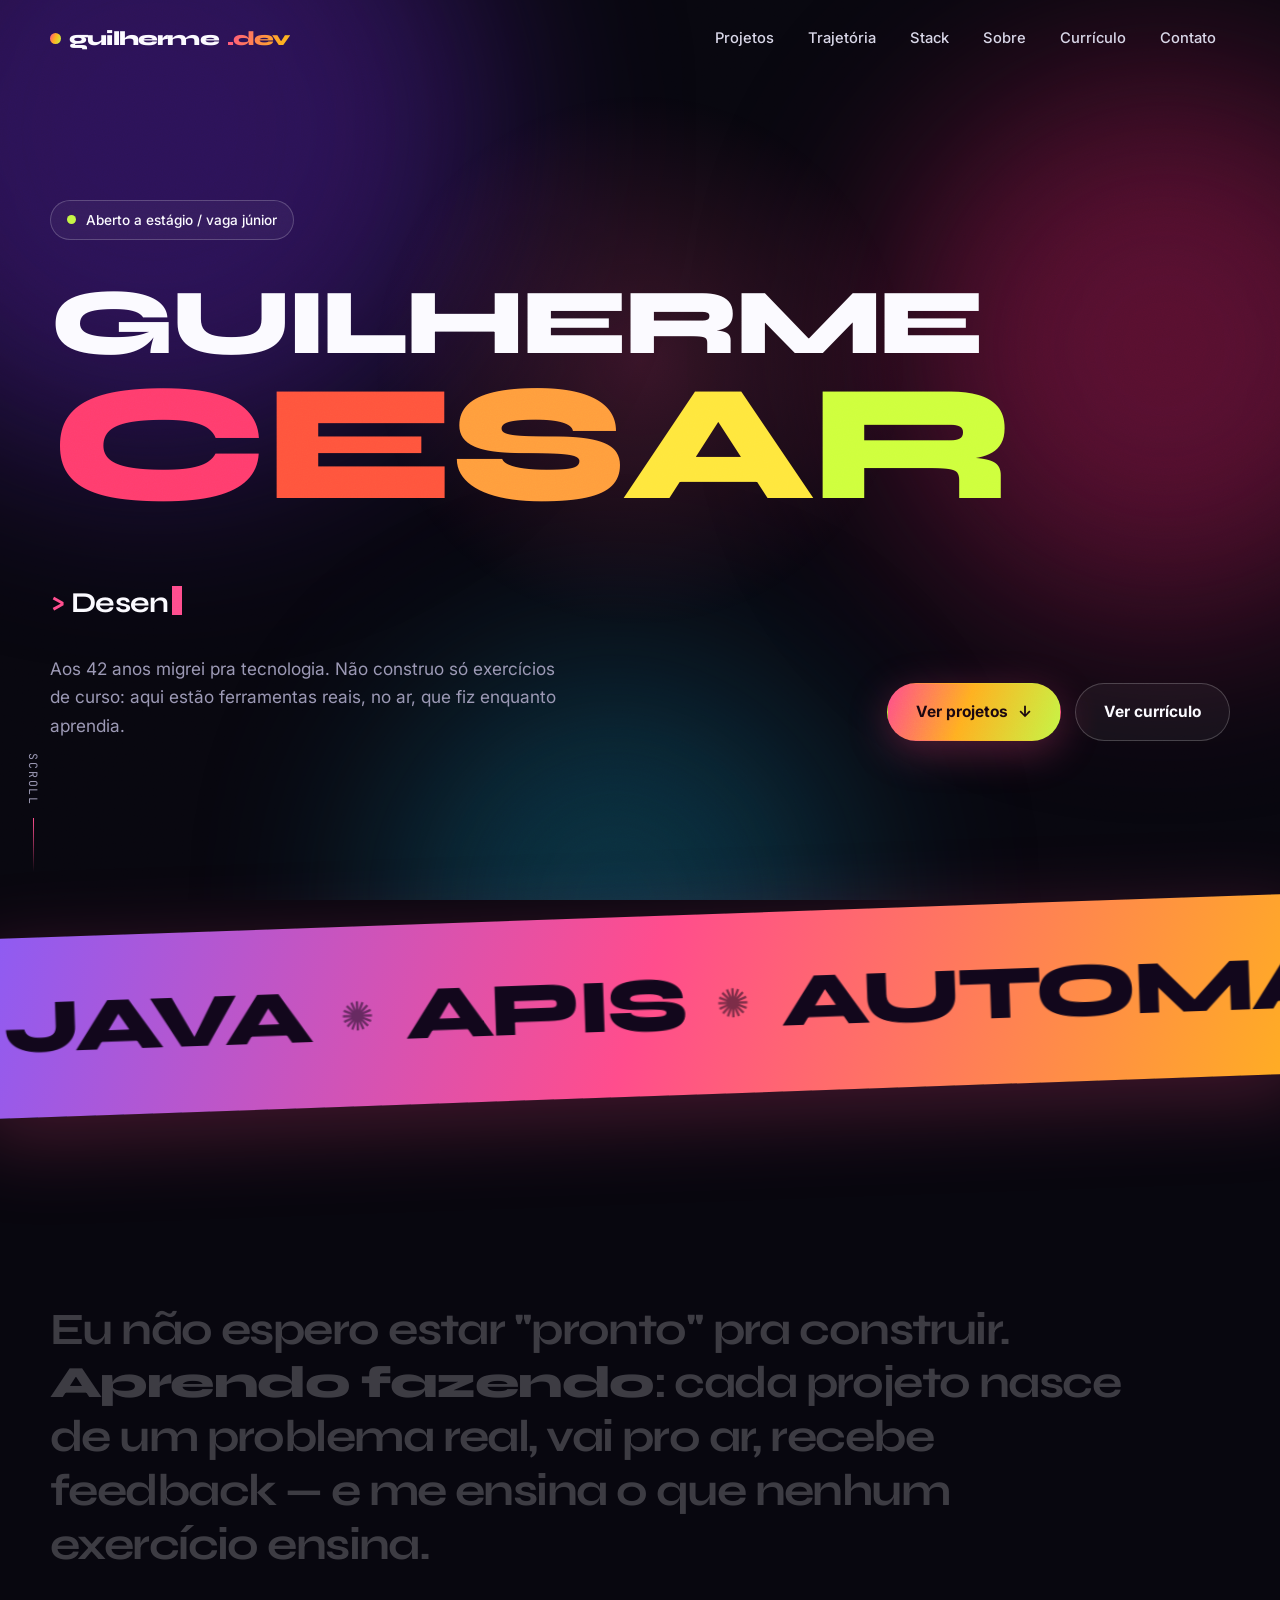
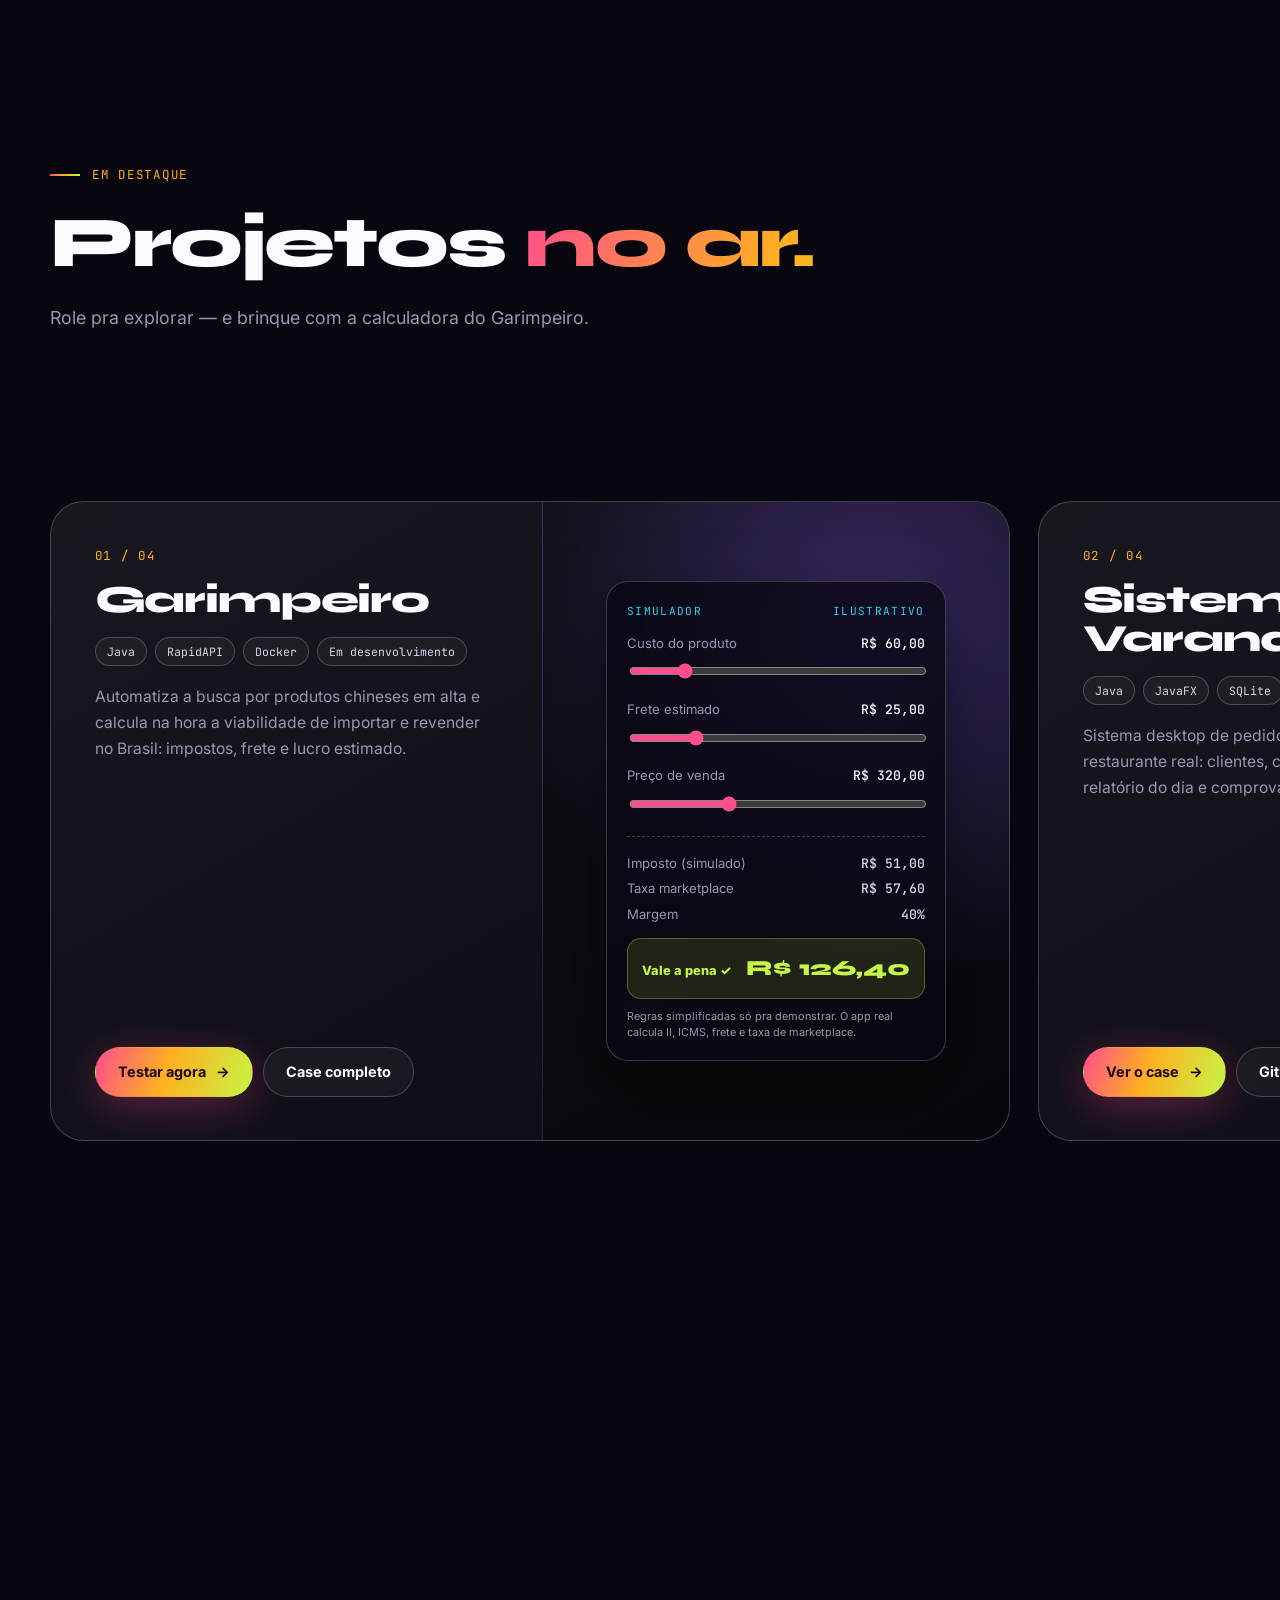
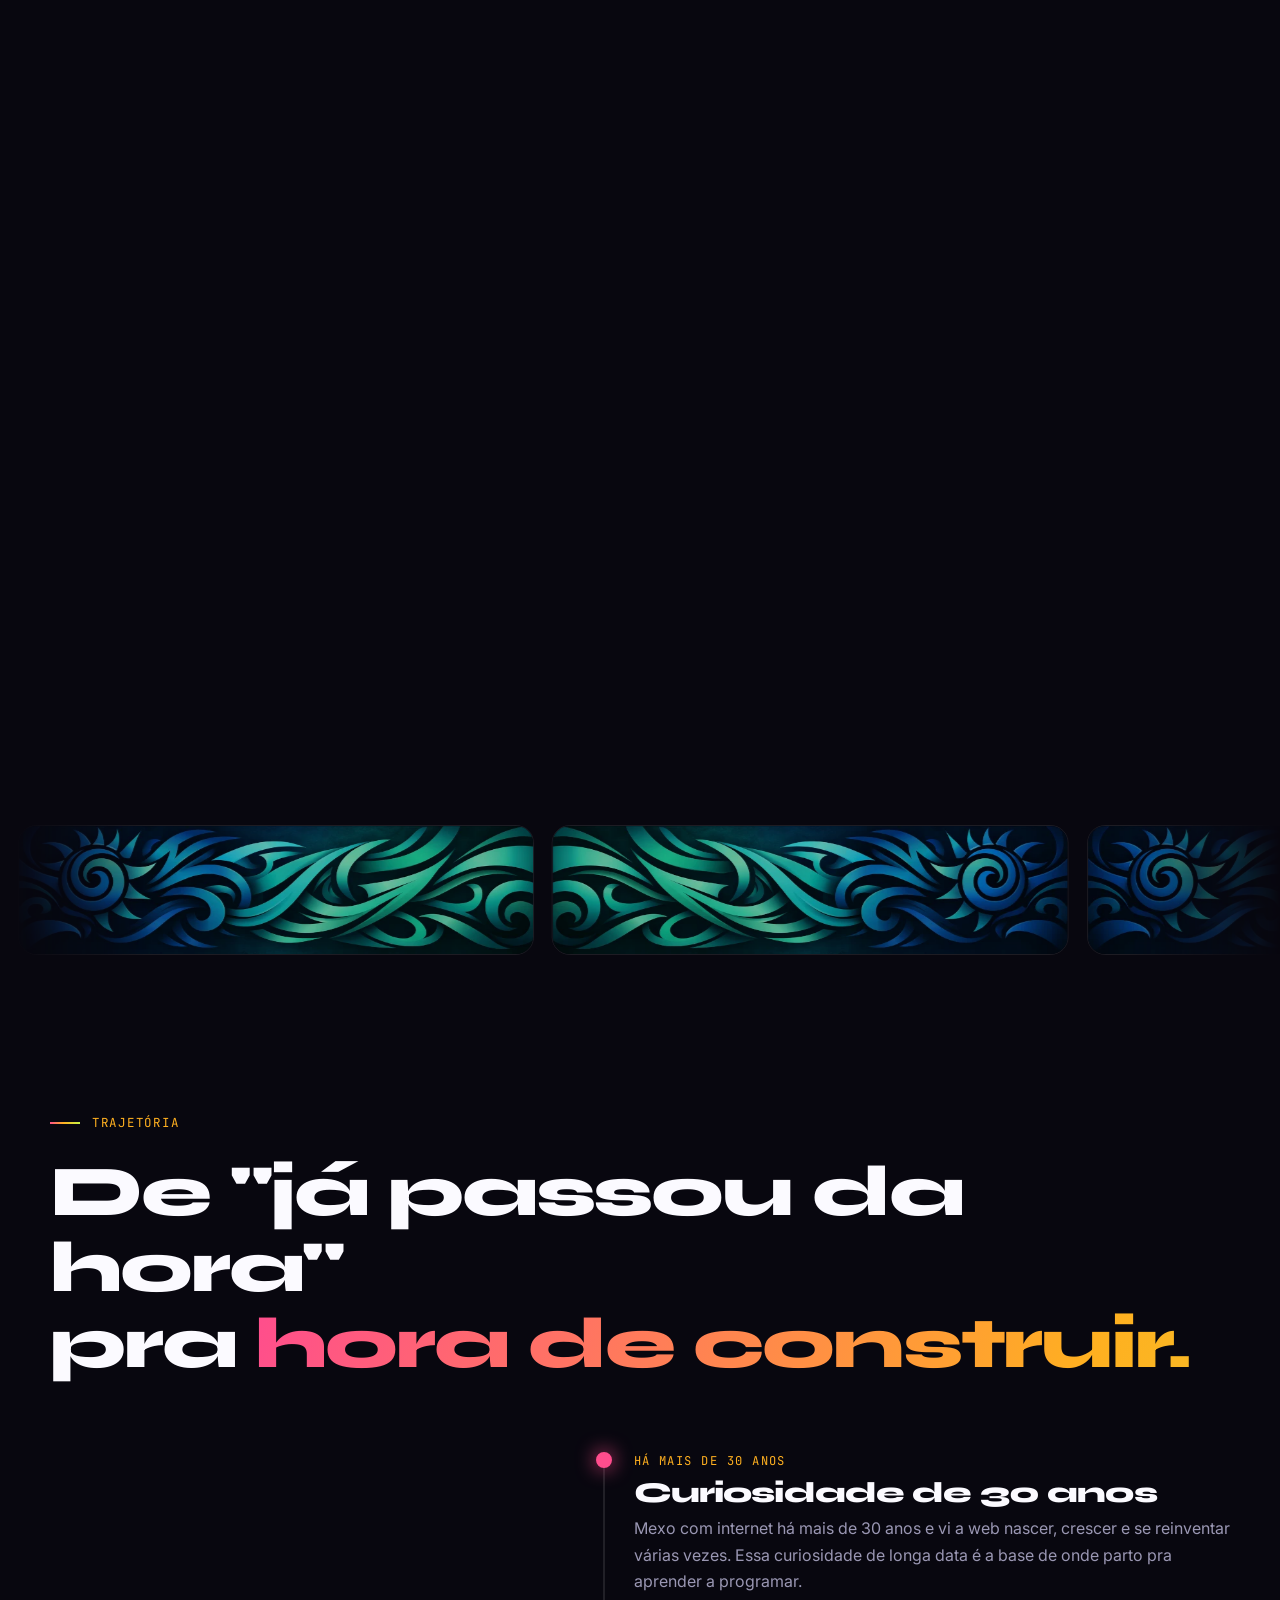
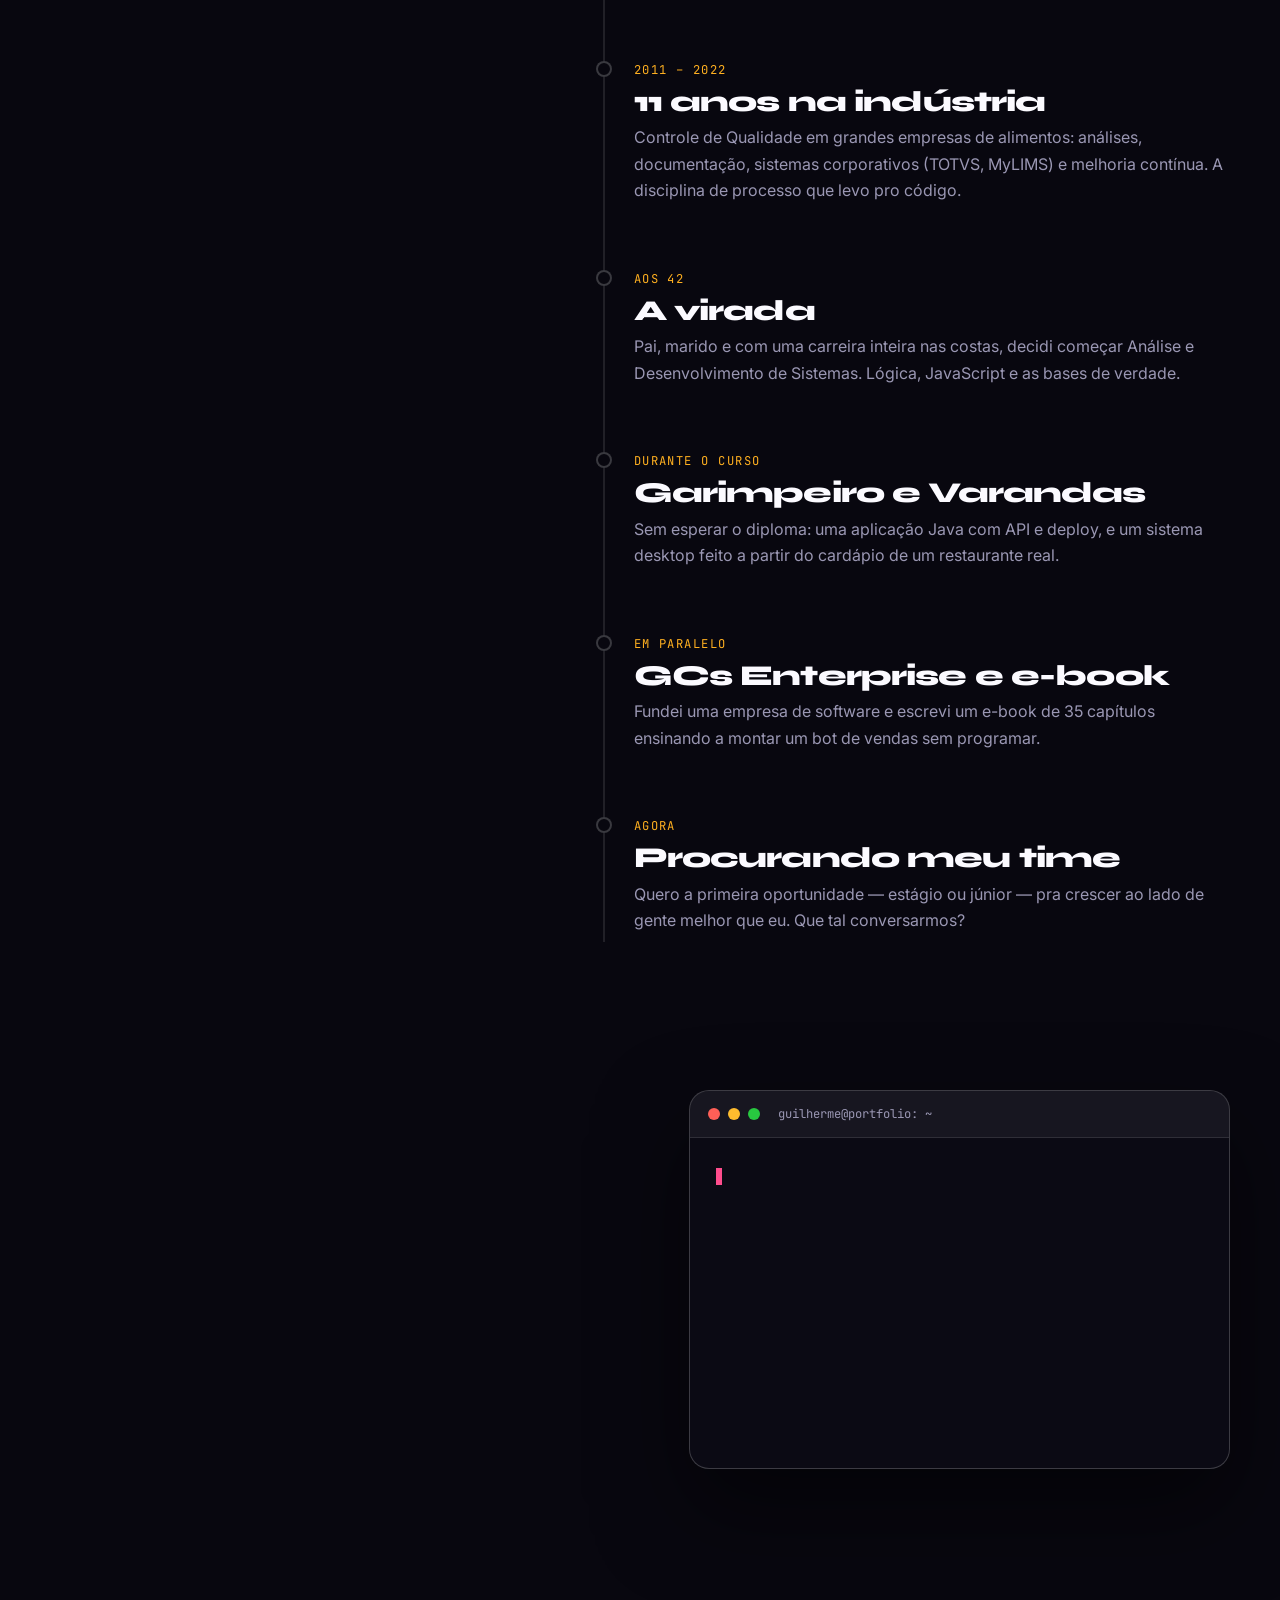
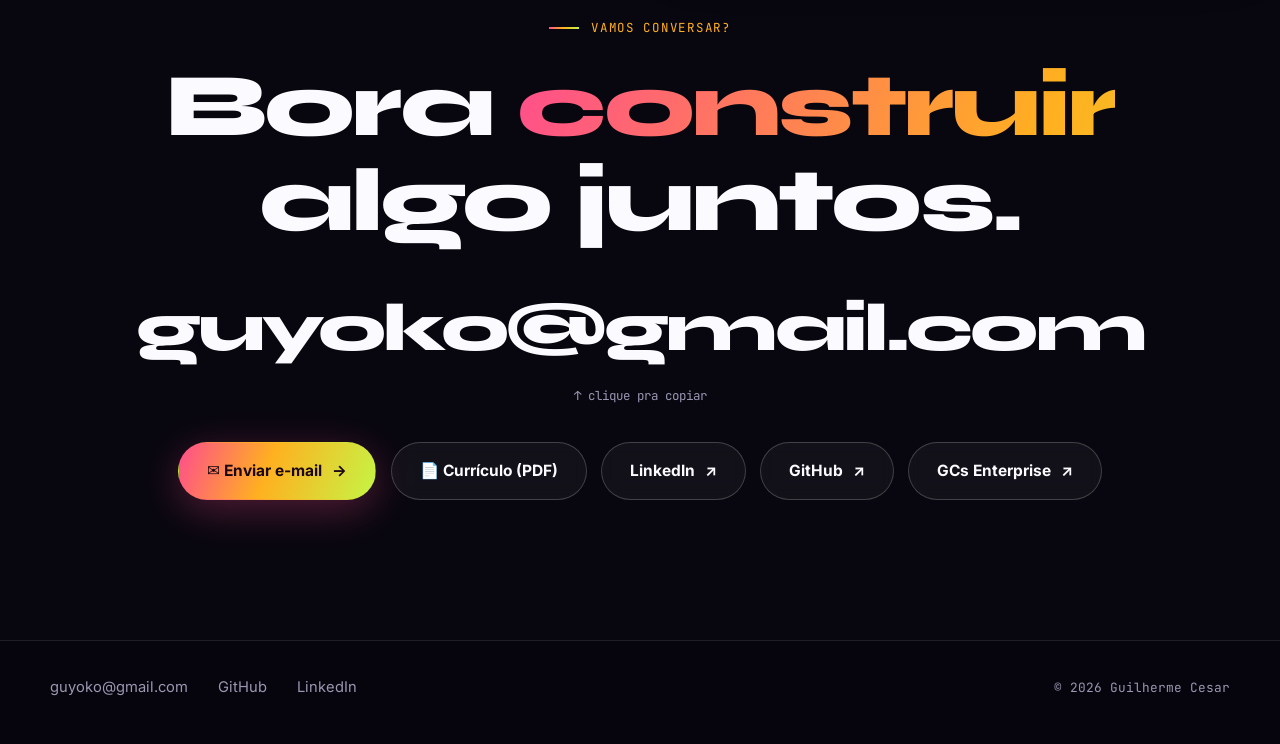
<file: index.html>
<!DOCTYPE html>
<html lang="pt-BR">
<head>
  <meta charset="UTF-8">
  <meta name="viewport" content="width=device-width, initial-scale=1.0">
  <meta name="theme-color" content="#08070f">
  <meta name="description" content="Portfólio de Guilherme Cesar, desenvolvedor em formação, com projetos reais em Java, APIs e automação.">
  <meta property="og:title" content="Guilherme Cesar — Desenvolvedor em formação">
  <meta property="og:description" content="Projetos reais em Java, APIs e automação — não são exercícios de curso.">
  <meta property="og:url" content="https://guilhermecesars.github.io/">
  <meta property="og:type" content="website">
  <link rel="icon" href="gui001.ico" type="image/x-icon">
  <title>Guilherme Cesar — Desenvolvedor em formação</title>
  <link rel="preconnect" href="https://fonts.googleapis.com">
  <link rel="preconnect" href="https://fonts.gstatic.com" crossorigin>
  <link href="https://fonts.googleapis.com/css2?family=Inter:wght@400;500;600;700&family=JetBrains+Mono:wght@400;500&family=Syne:wght@700;800&display=swap" rel="stylesheet">
  <link rel="stylesheet" href="style.css">
</head>
<body>
  <a class="skip" href="#main">Pular para o conteúdo</a>
  <div class="progress" aria-hidden="true"></div>
  <div class="mesh" aria-hidden="true"><i></i><i></i><i></i></div>
  <canvas id="trail" aria-hidden="true"></canvas>

  <header class="site-header">
    <div class="nav-bar">
      <a href="index.html" class="logo" aria-label="Guilherme Cesar — Início"><span class="dot"></span>guilherme<span class="grad">.dev</span></a>
      <nav class="main-nav" id="mainNav" aria-label="Principal">
        <a href="#projetos">Projetos</a>
        <a href="#trajetoria">Trajetória</a>
        <a href="#stack">Stack</a>
        <a href="sobre.html">Sobre</a>
        <a href="curriculo.html">Currículo</a>
        <a href="#contato">Contato</a>
      </nav>
      <button type="button" class="nav-toggle" id="navToggle" aria-expanded="false" aria-controls="mainNav" aria-label="Abrir menu">
        <span></span><span></span><span></span>
      </button>
    </div>
  </header>

  <main id="main">
    <section class="hero">
      <div class="container">
        <p class="status-pill"><i></i>Aberto a estágio / vaga júnior</p>
        <h1 class="name" aria-label="Guilherme Cesar">
          <span class="row first">Guilherme</span>
          <span class="row second">Cesar</span>
        </h1>
        <div class="hero-sub">
          <div>
            <p class="hero-role" aria-live="off"><span class="txt" data-roles="Desenvolvedor em formação|Construtor de automações|Empreendedor|Eterno aprendiz">Desenvolvedor em formação</span><span class="cursor"></span></p>
            <p class="hero-lead">Aos 42 anos migrei pra tecnologia. Não construo só exercícios de curso: aqui estão ferramentas reais, no ar, que fiz enquanto aprendia.</p>
          </div>
          <div class="hero-cta">
            <a href="#projetos" class="btn btn-primary">Ver projetos <span class="arrow">↓</span></a>
            <a href="curriculo.html" class="btn btn-ghost">Ver currículo</a>
          </div>
        </div>
      </div>
      <span class="scroll-cue" aria-hidden="true">SCROLL</span>
    </section>

    <div class="big-ticker" aria-hidden="true">
      <div class="marquee" data-speed="1.1" data-skew>
        <div class="marquee-track"><div class="marquee-group">
          <span>Java</span><i>✺</i><span>APIs</span><i>✺</i><span>Automação</span><i>✺</i><span>JavaFX</span><i>✺</i><span>SQLite</span><i>✺</i><span>Docker</span><i>✺</i><span>JavaScript</span><i>✺</i><span>Git</span><i>✺</i>
        </div></div>
      </div>
    </div>

    <section class="section">
      <div class="container">
        <p class="eyebrow reveal">Manifesto</p>
        <p class="statement">Eu não espero estar "pronto" pra construir. <strong>Aprendo fazendo</strong>: cada projeto nasce de um problema real, vai pro ar, recebe feedback — e me ensina o que nenhum exercício ensina.</p>
      </div>
    </section>

    <section id="projetos" class="projects">
      <div class="container projects-head">
        <p class="eyebrow reveal">Em destaque</p>
        <h2 class="reveal">Projetos <span class="grad">no ar.</span></h2>
        <p class="section-intro reveal">Role pra explorar — e brinque com a calculadora do Garimpeiro.</p>
      </div>

      <div class="hscroll">
        <div class="hscroll-sticky">
          <div class="hscroll-track">

            <article class="p-card">
              <div class="p-info">
                <span class="p-num">01 / 04</span>
                <h3>Garimpeiro</h3>
                <div class="tags"><span class="tag">Java</span><span class="tag">RapidAPI</span><span class="tag">Docker</span><span class="tag">Em desenvolvimento</span></div>
                <p>Automatiza a busca por produtos chineses em alta e calcula na hora a viabilidade de importar e revender no Brasil: impostos, frete e lucro estimado.</p>
                <div class="p-actions">
                  <a href="https://agente-garimpeiro.onrender.com" target="_blank" rel="noopener" class="btn btn-primary">Testar agora <span class="arrow">→</span></a>
                  <a href="projetos/garimpeiro.html" class="btn btn-ghost">Case completo</a>
                </div>
              </div>
              <div class="p-visual">
                <div class="calc" aria-label="Simulador ilustrativo de viabilidade de importação">
                  <div class="calc-title"><span>simulador</span><span>ilustrativo</span></div>
                  <label for="c-custo">Custo do produto <b id="o-custo"></b></label>
                  <input id="c-custo" type="range" min="10" max="300" value="60" step="5">
                  <label for="c-frete">Frete estimado <b id="o-frete"></b></label>
                  <input id="c-frete" type="range" min="0" max="120" value="25" step="5">
                  <label for="c-venda">Preço de venda <b id="o-venda"></b></label>
                  <input id="c-venda" type="range" min="40" max="900" value="320" step="10">
                  <div class="calc-out">
                    <div class="calc-row">Imposto (simulado) <b id="r-imp"></b></div>
                    <div class="calc-row">Taxa marketplace <b id="r-taxa"></b></div>
                    <div class="calc-row">Margem <b id="r-mg"></b></div>
                    <div class="calc-profit"><em id="r-label" style="font-style:normal;font-size:.8rem;font-family:var(--body)"></em><span id="r-lucro"></span></div>
                  </div>
                  <p class="calc-note">Regras simplificadas só pra demonstrar. O app real calcula II, ICMS, frete e taxa de marketplace.</p>
                </div>
              </div>
            </article>

            <article class="p-card alt">
              <div class="p-info">
                <span class="p-num">02 / 04</span>
                <h3>Sistema Varandas</h3>
                <div class="tags"><span class="tag">Java</span><span class="tag">JavaFX</span><span class="tag">SQLite</span><span class="tag">ESC/POS</span></div>
                <p>Sistema desktop de pedidos feito do zero pra um restaurante real: clientes, cardápio, pagamentos, relatório do dia e comprovante na impressora térmica.</p>
                <div class="p-actions">
                  <a href="https://gcsenterprise.com.br/servicos/sistema-varandas.html" target="_blank" rel="noopener" class="btn btn-primary">Ver o case <span class="arrow">→</span></a>
                  <a href="https://github.com/guilhermecesars/sistema-varandas" target="_blank" rel="noopener" class="btn btn-ghost">GitHub</a>
                </div>
              </div>
              <div class="p-visual">
                <div class="shots">
                  <img src="assets/tela-novo-pedido.webp" alt="Tela de novo pedido do Sistema Varandas" width="897" height="730" loading="lazy">
                  <img src="assets/tela-relatorio.webp" alt="Relatório do dia do Sistema Varandas" width="900" height="733" loading="lazy">
                </div>
              </div>
            </article>

            <article class="p-card warm">
              <div class="p-info">
                <span class="p-num">03 / 04</span>
                <h3>GCs Enterprise</h3>
                <div class="tags"><span class="tag">Empresa</span><span class="tag">Automação</span><span class="tag">WhatsApp</span></div>
                <p>Minha empresa de software: automação de atendimento via WhatsApp e sistemas sob medida, prontos pra os primeiros pilotos. O site também é feito por mim.</p>
                <div class="p-actions">
                  <a href="https://gcsenterprise.com.br" target="_blank" rel="noopener" class="btn btn-primary">Visitar o site <span class="arrow">→</span></a>
                </div>
              </div>
              <div class="p-visual"><span class="big-icon" aria-hidden="true">🚀</span></div>
            </article>

            <article class="p-card alt">
              <div class="p-info">
                <span class="p-num">04 / 04</span>
                <h3>Bot de Vendas <small style="font-size:.5em;color:var(--muted)">e-book</small></h3>
                <span class="price-chip">R$ 67</span>
                <div class="tags"><span class="tag">Typebot</span><span class="tag">35 capítulos</span><span class="tag">Sem código</span></div>
                <p>Escrevi o método completo pra quem nunca programou montar um atendente automático que recebe pedido e fecha a venda sozinho no WhatsApp.</p>
                <div class="p-actions">
                  <a href="https://gcsenterprise.com.br/produtos/ebook-bot-vendas.html" target="_blank" rel="noopener" class="btn btn-primary">Conhecer <span class="arrow">→</span></a>
                </div>
              </div>
              <div class="p-visual"><span class="big-icon" aria-hidden="true">📘</span></div>
            </article>

          </div>
        </div>
      </div>
    </section>

    <div class="banner-strip" aria-hidden="true">
      <div class="marquee" data-speed="0.7" data-dir="right">
        <div class="marquee-track"><div class="marquee-group">
          <img src="assets/banner.webp" alt="" width="800" height="199"><img src="assets/banner.webp" alt="" width="800" height="199"><img src="assets/banner.webp" alt="" width="800" height="199">
        </div></div>
      </div>
    </div>

    <section id="trajetoria" class="section">
      <div class="container">
        <p class="eyebrow reveal">Trajetória</p>
        <h2 class="reveal">De "já passou da hora" <br>pra <span class="grad">hora de construir.</span></h2>
        <div class="journey" style="margin-top:clamp(36px,5vw,70px)">
          <div class="portrait reveal">
            <div class="portrait-frame"><img src="assets/foto.webp" alt="Foto de Guilherme Cesar" width="550" height="731" loading="lazy"></div>
            <span class="portrait-tag">42 anos. Zero desculpa.</span>
          </div>
          <div class="timeline">
            <div class="t-item"><span class="t-when">Há mais de 30 anos</span><h3>Curiosidade de 30 anos</h3><p>Mexo com internet há mais de 30 anos e vi a web nascer, crescer e se reinventar várias vezes. Essa curiosidade de longa data é a base de onde parto pra aprender a programar.</p></div>
            <div class="t-item"><span class="t-when">2011 – 2022</span><h3>11 anos na indústria</h3><p>Controle de Qualidade em grandes empresas de alimentos: análises, documentação, sistemas corporativos (TOTVS, MyLIMS) e melhoria contínua. A disciplina de processo que levo pro código.</p></div>
            <div class="t-item"><span class="t-when">Aos 42</span><h3>A virada</h3><p>Pai, marido e com uma carreira inteira nas costas, decidi começar Análise e Desenvolvimento de Sistemas. Lógica, JavaScript e as bases de verdade.</p></div>
            <div class="t-item"><span class="t-when">Durante o curso</span><h3>Garimpeiro e Varandas</h3><p>Sem esperar o diploma: uma aplicação Java com API e deploy, e um sistema desktop feito a partir do cardápio de um restaurante real.</p></div>
            <div class="t-item"><span class="t-when">Em paralelo</span><h3>GCs Enterprise e e-book</h3><p>Fundei uma empresa de software e escrevi um e-book de 35 capítulos ensinando a montar um bot de vendas sem programar.</p></div>
            <div class="t-item"><span class="t-when">Agora</span><h3>Procurando meu time</h3><p>Quero a primeira oportunidade — estágio ou júnior — pra crescer ao lado de gente melhor que eu. Que tal conversarmos?</p></div>
          </div>
        </div>
      </div>
    </section>

    <section id="stack" class="section" style="padding-top:0">
      <div class="container term-wrap">
        <div class="reveal">
          <p class="eyebrow">Stack &amp; status</p>
          <h2 style="font-size:clamp(2rem,4.6vw,3.6rem)">Caixa de <span class="grad">ferramentas.</span></h2>
          <p class="section-intro">O que já usei nos meus projetos pra tirar ideia do papel.</p>
          <div class="chips">
            <span class="chip">Java</span><span class="chip">JavaFX</span><span class="chip">SQLite</span><span class="chip">JavaScript</span><span class="chip">HTML/CSS</span><span class="chip">APIs REST</span><span class="chip">Docker</span><span class="chip">Git</span><span class="chip">Maven</span><span class="chip">Typebot</span>
          </div>
        </div>
        <div class="terminal reveal" style="--d:.15s">
          <div class="term-bar"><i></i><i></i><i></i><span>guilherme@portfolio: ~</span></div>
          <div class="term-body" aria-label="Resumo em formato de terminal"><span class="p">$</span> whoami
guilherme_cesar

<span class="p">$</span> cat perfil.json
{
  <span class="k">"formacao"</span>: <span class="v">"Análise e Desenvolvimento de Sistemas"</span>,
  <span class="k">"web_desde"</span>: <span class="v">"30+ anos"</span>,
  <span class="k">"stack"</span>: [<span class="v">"Java"</span>, <span class="v">"JavaFX"</span>, <span class="v">"SQLite"</span>, <span class="v">"JS"</span>],
  <span class="k">"status"</span>: <span class="v">"aberto a estágio / júnior"</span>
}

<span class="p">$</span> ./proximo-passo.sh
<span class="c">&gt; contratar o Guilherme ✨</span> <span class="caret"></span></div>
        </div>
      </div>
    </section>

    <section id="contato" class="section contact" style="padding-top:0">
      <div class="container">
        <p class="eyebrow reveal">Vamos conversar?</p>
        <h2 class="reveal">Bora <span class="grad">construir</span><br>algo juntos.</h2>
        <button type="button" class="mail-big reveal" data-mail="guyoko@gmail.com" aria-label="Copiar e-mail guyoko@gmail.com">guyoko@gmail.com</button>
        <span class="copy-hint reveal">↑ clique pra copiar</span>
        <div class="contact-links reveal">
          <a href="mailto:guyoko@gmail.com" class="btn btn-primary">✉️ Enviar e-mail <span class="arrow">→</span></a>
          <a href="curriculo.html" class="btn btn-ghost">📄 Currículo (PDF)</a>
          <a href="https://www.linkedin.com/in/guilhermecesardesouza" target="_blank" rel="noopener" class="btn btn-ghost">LinkedIn <span class="arrow">↗</span></a>
          <a href="https://github.com/guilhermecesars" target="_blank" rel="noopener" class="btn btn-ghost">GitHub <span class="arrow">↗</span></a>
          <a href="https://gcsenterprise.com.br" target="_blank" rel="noopener" class="btn btn-ghost">GCs Enterprise <span class="arrow">↗</span></a>
        </div>
      </div>
    </section>
  </main>

  <footer class="site-footer">
    <div class="container">
      <a href="mailto:guyoko@gmail.com">guyoko@gmail.com</a>
      <a href="https://github.com/guilhermecesars" target="_blank" rel="noopener">GitHub</a>
      <a href="https://www.linkedin.com/in/guilhermecesardesouza" target="_blank" rel="noopener">LinkedIn</a>
      <p>&copy; 2026 Guilherme Cesar</p>
    </div>
  </footer>

  <script src="scripts.js" defer></script>
</body>
</html>
</file>
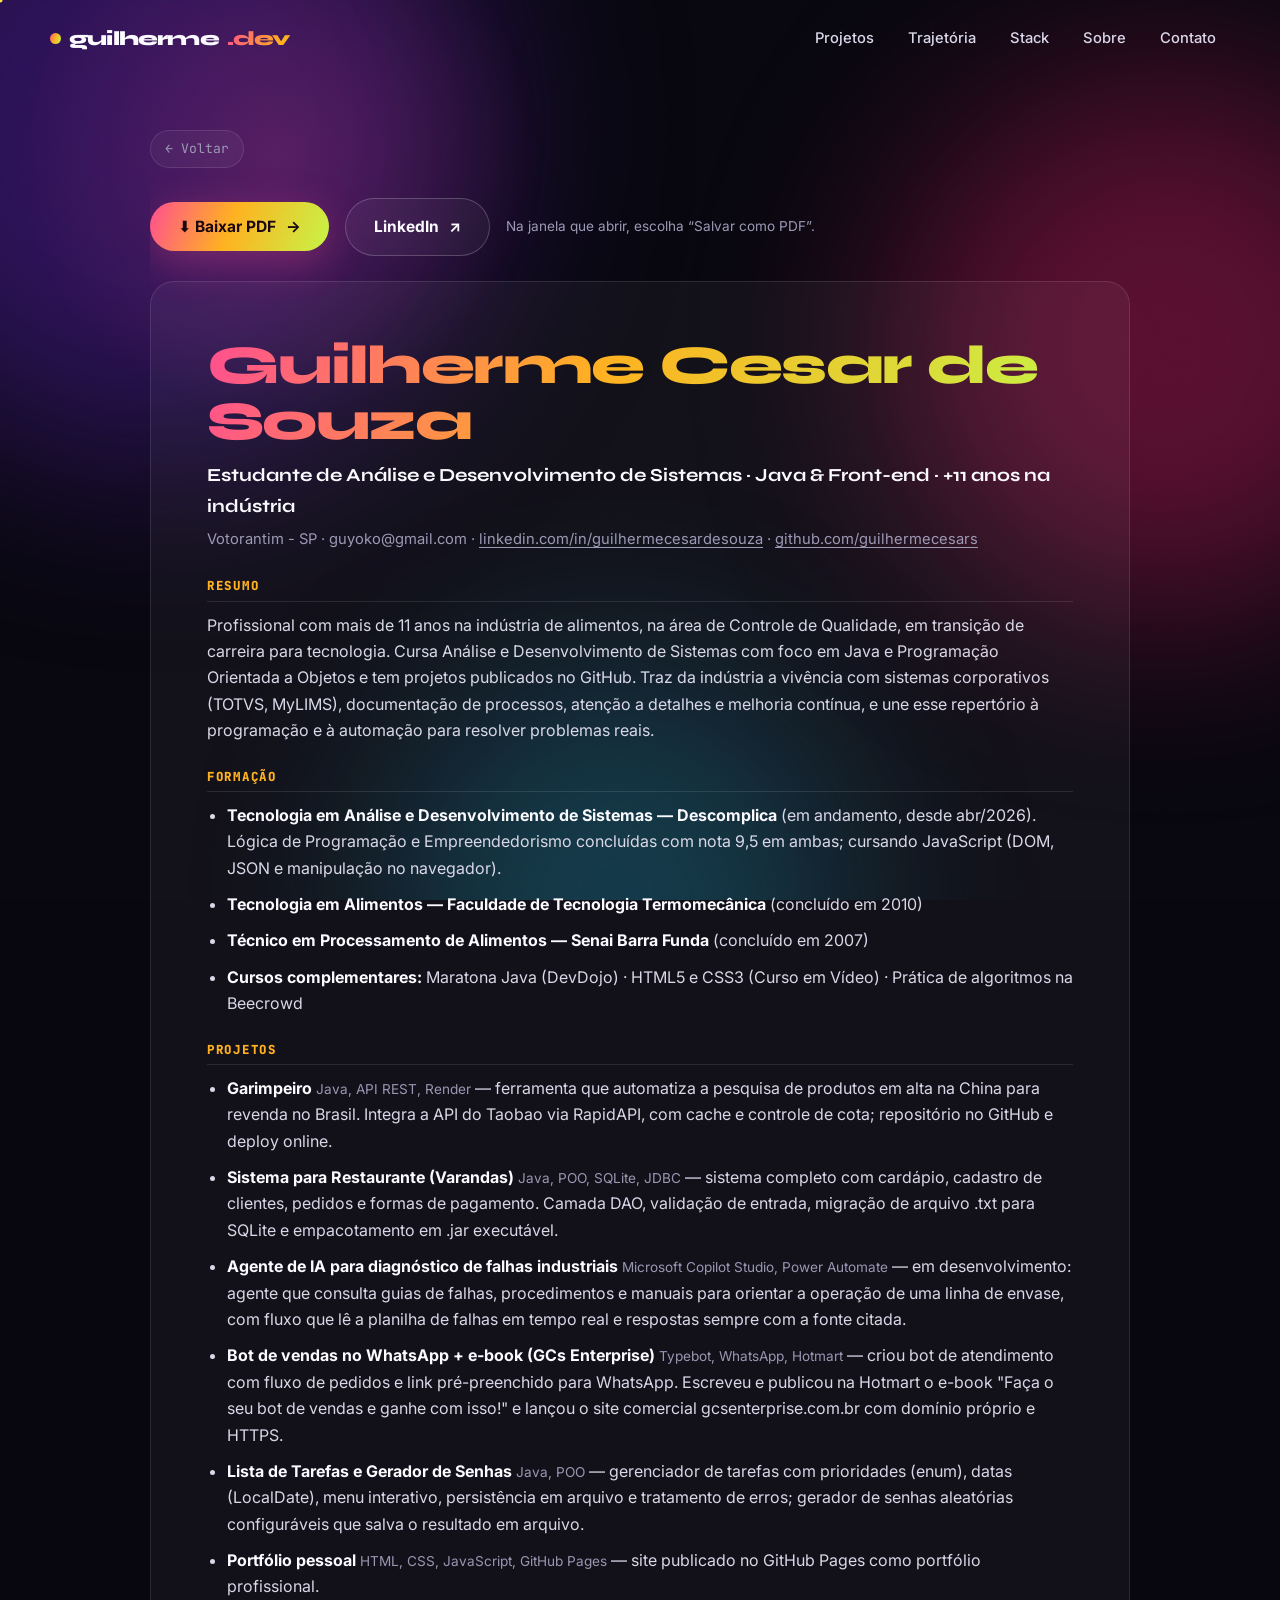
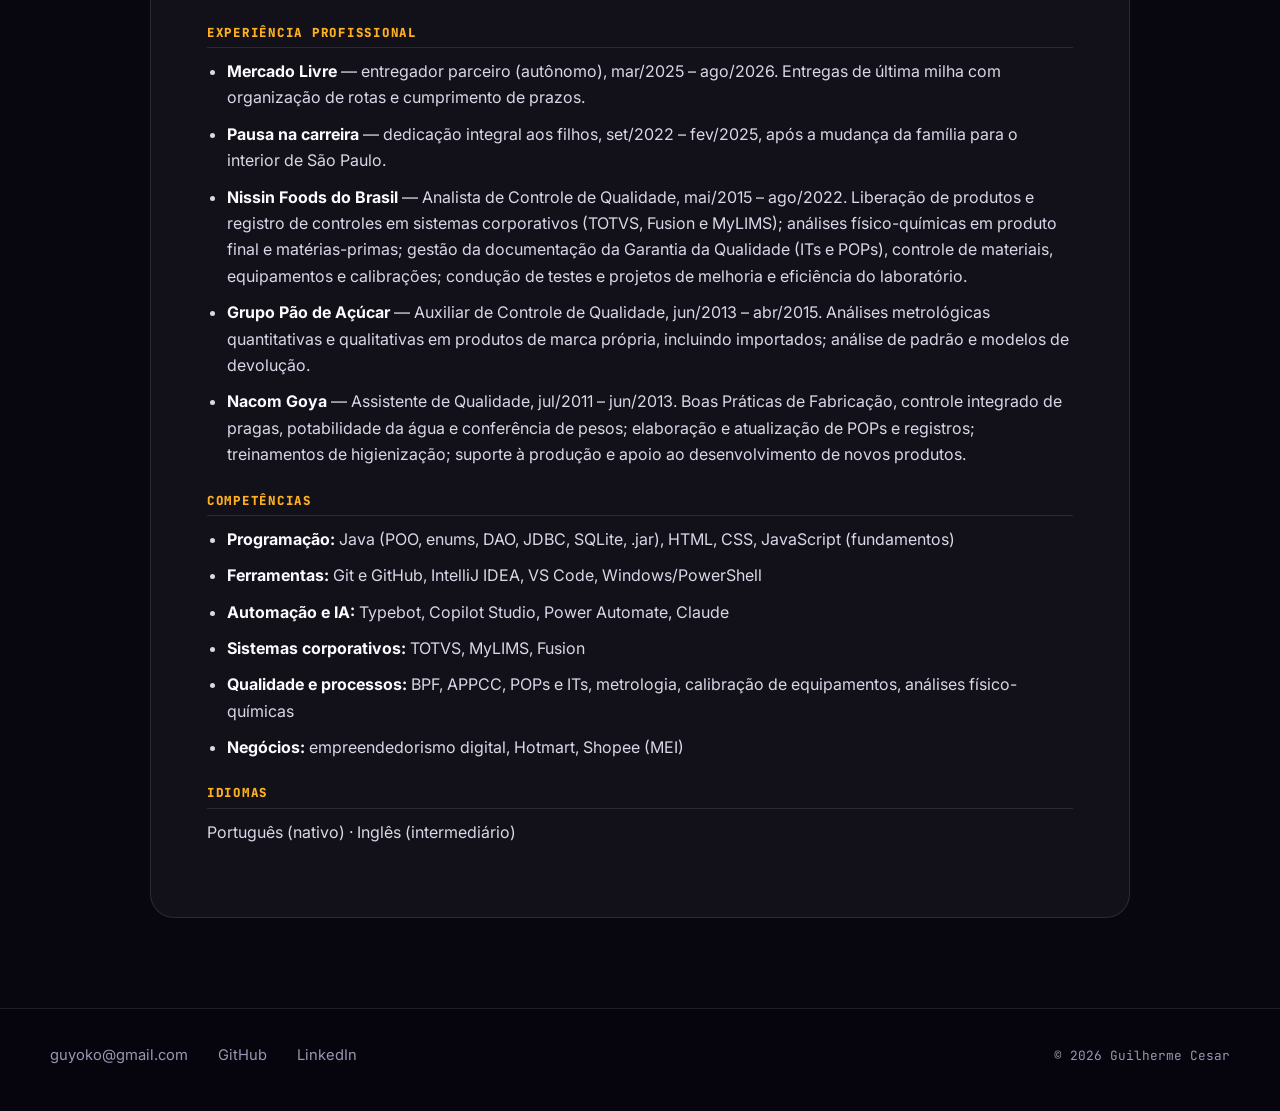
<file: curriculo.html>
<!DOCTYPE html>
<html lang="pt-BR">
<head>
  <meta charset="UTF-8">
  <meta name="viewport" content="width=device-width, initial-scale=1.0">
  <meta name="description" content="Currículo de Guilherme Cesar, desenvolvedor em formação (Java, JavaFX, SQLite, JavaScript). Aberto a estágio e vaga júnior.">
  <meta property="og:title" content="Currículo — Guilherme Cesar">
  <meta property="og:description" content="Desenvolvedor em formação, aberto a estágio e vaga júnior.">
  <meta property="og:url" content="https://guilhermecesars.github.io/curriculo.html">
  <meta property="og:type" content="website">
  <link rel="icon" href="gui001.ico" type="image/x-icon">
  <title>Currículo — Guilherme Cesar</title>
  <meta name="theme-color" content="#08070f">
  <link rel="preconnect" href="https://fonts.googleapis.com">
  <link rel="preconnect" href="https://fonts.gstatic.com" crossorigin>
  <link href="https://fonts.googleapis.com/css2?family=Inter:wght@400;500;600;700&family=JetBrains+Mono:wght@400;500&family=Syne:wght@700;800&display=swap" rel="stylesheet">
  <link rel="stylesheet" href="style.css">
</head>
<body>
  <a class="skip" href="#main">Pular para o conteúdo</a>
  <div class="progress" aria-hidden="true"></div>
  <div class="mesh" aria-hidden="true"><i></i><i></i><i></i></div>
  <canvas id="trail" aria-hidden="true"></canvas>

  <header class="site-header">
    <div class="nav-bar">
      <a href="index.html" class="logo" aria-label="Guilherme Cesar — Início"><span class="dot"></span>guilherme<span class="grad">.dev</span></a>
      <nav class="main-nav" id="mainNav" aria-label="Principal">
        <a href="index.html#projetos">Projetos</a>
        <a href="index.html#trajetoria">Trajetória</a>
        <a href="index.html#stack">Stack</a>
        <a href="curriculo.html">Sobre</a>
        <a href="index.html#contato">Contato</a>
      </nav>
      <button type="button" class="nav-toggle" id="navToggle" aria-expanded="false" aria-controls="mainNav" aria-label="Abrir menu">
        <span></span><span></span><span></span>
      </button>
    </div>
  </header>

  <main class="container cv" id="main">
    <a href="index.html" class="breadcrumb no-print">← Voltar</a>
    <div class="cv-actions no-print">
      <button type="button" class="case-cta" id="printCv">⬇ Baixar PDF <span class="arrow">→</span></button>
      <a class="btn btn-ghost" href="https://www.linkedin.com/in/guilhermecesardesouza" target="_blank" rel="noopener">LinkedIn <span class="arrow">↗</span></a>
      <span class="cv-hint">Na janela que abrir, escolha “Salvar como PDF”.</span>
    </div>

    <article class="cv-sheet">
      <header class="cv-head">
        <h1>Guilherme Cesar de Souza</h1>
        <p class="cv-role">Estudante de Análise e Desenvolvimento de Sistemas · Java &amp; Front-end · +11 anos na indústria</p>
        <p class="cv-contact">Votorantim - SP · guyoko@gmail.com · <a href="https://www.linkedin.com/in/guilhermecesardesouza" target="_blank" rel="noopener">linkedin.com/in/guilhermecesardesouza</a> · <a href="https://github.com/guilhermecesars" target="_blank" rel="noopener">github.com/guilhermecesars</a></p>
      </header>

      <section>
        <h2>Resumo</h2>
        <p>Profissional com mais de 11 anos na indústria de alimentos, na área de Controle de Qualidade, em transição de carreira para tecnologia. Cursa Análise e Desenvolvimento de Sistemas com foco em Java e Programação Orientada a Objetos e tem projetos publicados no GitHub. Traz da indústria a vivência com sistemas corporativos (TOTVS, MyLIMS), documentação de processos, atenção a detalhes e melhoria contínua, e une esse repertório à programação e à automação para resolver problemas reais.</p>
      </section>

      <section>
        <h2>Formação</h2>
        <ul>
          <li><strong>Tecnologia em Análise e Desenvolvimento de Sistemas — Descomplica</strong> (em andamento, desde abr/2026). Lógica de Programação e Empreendedorismo concluídas com nota 9,5 em ambas; cursando JavaScript (DOM, JSON e manipulação no navegador).</li>
          <li><strong>Tecnologia em Alimentos — Faculdade de Tecnologia Termomecânica</strong> (concluído em 2010)</li>
          <li><strong>Técnico em Processamento de Alimentos — Senai Barra Funda</strong> (concluído em 2007)</li>
          <li><strong>Cursos complementares:</strong> Maratona Java (DevDojo) · HTML5 e CSS3 (Curso em Vídeo) · Prática de algoritmos na Beecrowd</li>
        </ul>
      </section>

      <section>
        <h2>Projetos</h2>
        <ul>
          <li><strong>Garimpeiro</strong> <span class="cv-tech">Java, API REST, Render</span> — ferramenta que automatiza a pesquisa de produtos em alta na China para revenda no Brasil. Integra a API do Taobao via RapidAPI, com cache e controle de cota; repositório no GitHub e deploy online.</li>
          <li><strong>Sistema para Restaurante (Varandas)</strong> <span class="cv-tech">Java, POO, SQLite, JDBC</span> — sistema completo com cardápio, cadastro de clientes, pedidos e formas de pagamento. Camada DAO, validação de entrada, migração de arquivo .txt para SQLite e empacotamento em .jar executável.</li>
          <li><strong>Agente de IA para diagnóstico de falhas industriais</strong> <span class="cv-tech">Microsoft Copilot Studio, Power Automate</span> — em desenvolvimento: agente que consulta guias de falhas, procedimentos e manuais para orientar a operação de uma linha de envase, com fluxo que lê a planilha de falhas em tempo real e respostas sempre com a fonte citada.</li>
          <li><strong>Bot de vendas no WhatsApp + e-book (GCs Enterprise)</strong> <span class="cv-tech">Typebot, WhatsApp, Hotmart</span> — criou bot de atendimento com fluxo de pedidos e link pré-preenchido para WhatsApp. Escreveu e publicou na Hotmart o e-book "Faça o seu bot de vendas e ganhe com isso!" e lançou o site comercial gcsenterprise.com.br com domínio próprio e HTTPS.</li>
          <li><strong>Lista de Tarefas e Gerador de Senhas</strong> <span class="cv-tech">Java, POO</span> — gerenciador de tarefas com prioridades (enum), datas (LocalDate), menu interativo, persistência em arquivo e tratamento de erros; gerador de senhas aleatórias configuráveis que salva o resultado em arquivo.</li>
          <li><strong>Portfólio pessoal</strong> <span class="cv-tech">HTML, CSS, JavaScript, GitHub Pages</span> — site publicado no GitHub Pages como portfólio profissional.</li>
        </ul>
      </section>

      <section>
        <h2>Experiência profissional</h2>
        <ul>
          <li><strong>Mercado Livre</strong> — entregador parceiro (autônomo), mar/2025 – ago/2026. Entregas de última milha com organização de rotas e cumprimento de prazos.</li>
          <li><strong>Pausa na carreira</strong> — dedicação integral aos filhos, set/2022 – fev/2025, após a mudança da família para o interior de São Paulo.</li>
          <li><strong>Nissin Foods do Brasil</strong> — Analista de Controle de Qualidade, mai/2015 – ago/2022. Liberação de produtos e registro de controles em sistemas corporativos (TOTVS, Fusion e MyLIMS); análises físico-químicas em produto final e matérias-primas; gestão da documentação da Garantia da Qualidade (ITs e POPs), controle de materiais, equipamentos e calibrações; condução de testes e projetos de melhoria e eficiência do laboratório.</li>
          <li><strong>Grupo Pão de Açúcar</strong> — Auxiliar de Controle de Qualidade, jun/2013 – abr/2015. Análises metrológicas quantitativas e qualitativas em produtos de marca própria, incluindo importados; análise de padrão e modelos de devolução.</li>
          <li><strong>Nacom Goya</strong> — Assistente de Qualidade, jul/2011 – jun/2013. Boas Práticas de Fabricação, controle integrado de pragas, potabilidade da água e conferência de pesos; elaboração e atualização de POPs e registros; treinamentos de higienização; suporte à produção e apoio ao desenvolvimento de novos produtos.</li>
        </ul>
      </section>

      <section>
        <h2>Competências</h2>
        <ul>
          <li><strong>Programação:</strong> Java (POO, enums, DAO, JDBC, SQLite, .jar), HTML, CSS, JavaScript (fundamentos)</li>
          <li><strong>Ferramentas:</strong> Git e GitHub, IntelliJ IDEA, VS Code, Windows/PowerShell</li>
          <li><strong>Automação e IA:</strong> Typebot, Copilot Studio, Power Automate, Claude</li>
          <li><strong>Sistemas corporativos:</strong> TOTVS, MyLIMS, Fusion</li>
          <li><strong>Qualidade e processos:</strong> BPF, APPCC, POPs e ITs, metrologia, calibração de equipamentos, análises físico-químicas</li>
          <li><strong>Negócios:</strong> empreendedorismo digital, Hotmart, Shopee (MEI)</li>
        </ul>
      </section>

      <section>
        <h2>Idiomas</h2>
        <p>Português (nativo) · Inglês (intermediário)</p>
      </section>
    </article>
  </main>

  <footer class="site-footer no-print">
    <div class="container">
      <a href="mailto:guyoko@gmail.com">guyoko@gmail.com</a>
      <a href="https://github.com/guilhermecesars" target="_blank" rel="noopener">GitHub</a>
      <a href="https://www.linkedin.com/in/guilhermecesardesouza" target="_blank" rel="noopener">LinkedIn</a>
      <p>&copy; 2026 Guilherme Cesar</p>
    </div>
  </footer>

  <script src="scripts.js" defer></script>
  <script>document.getElementById('printCv').addEventListener('click',function(){window.print();});</script>
</body>
</html>
</file>
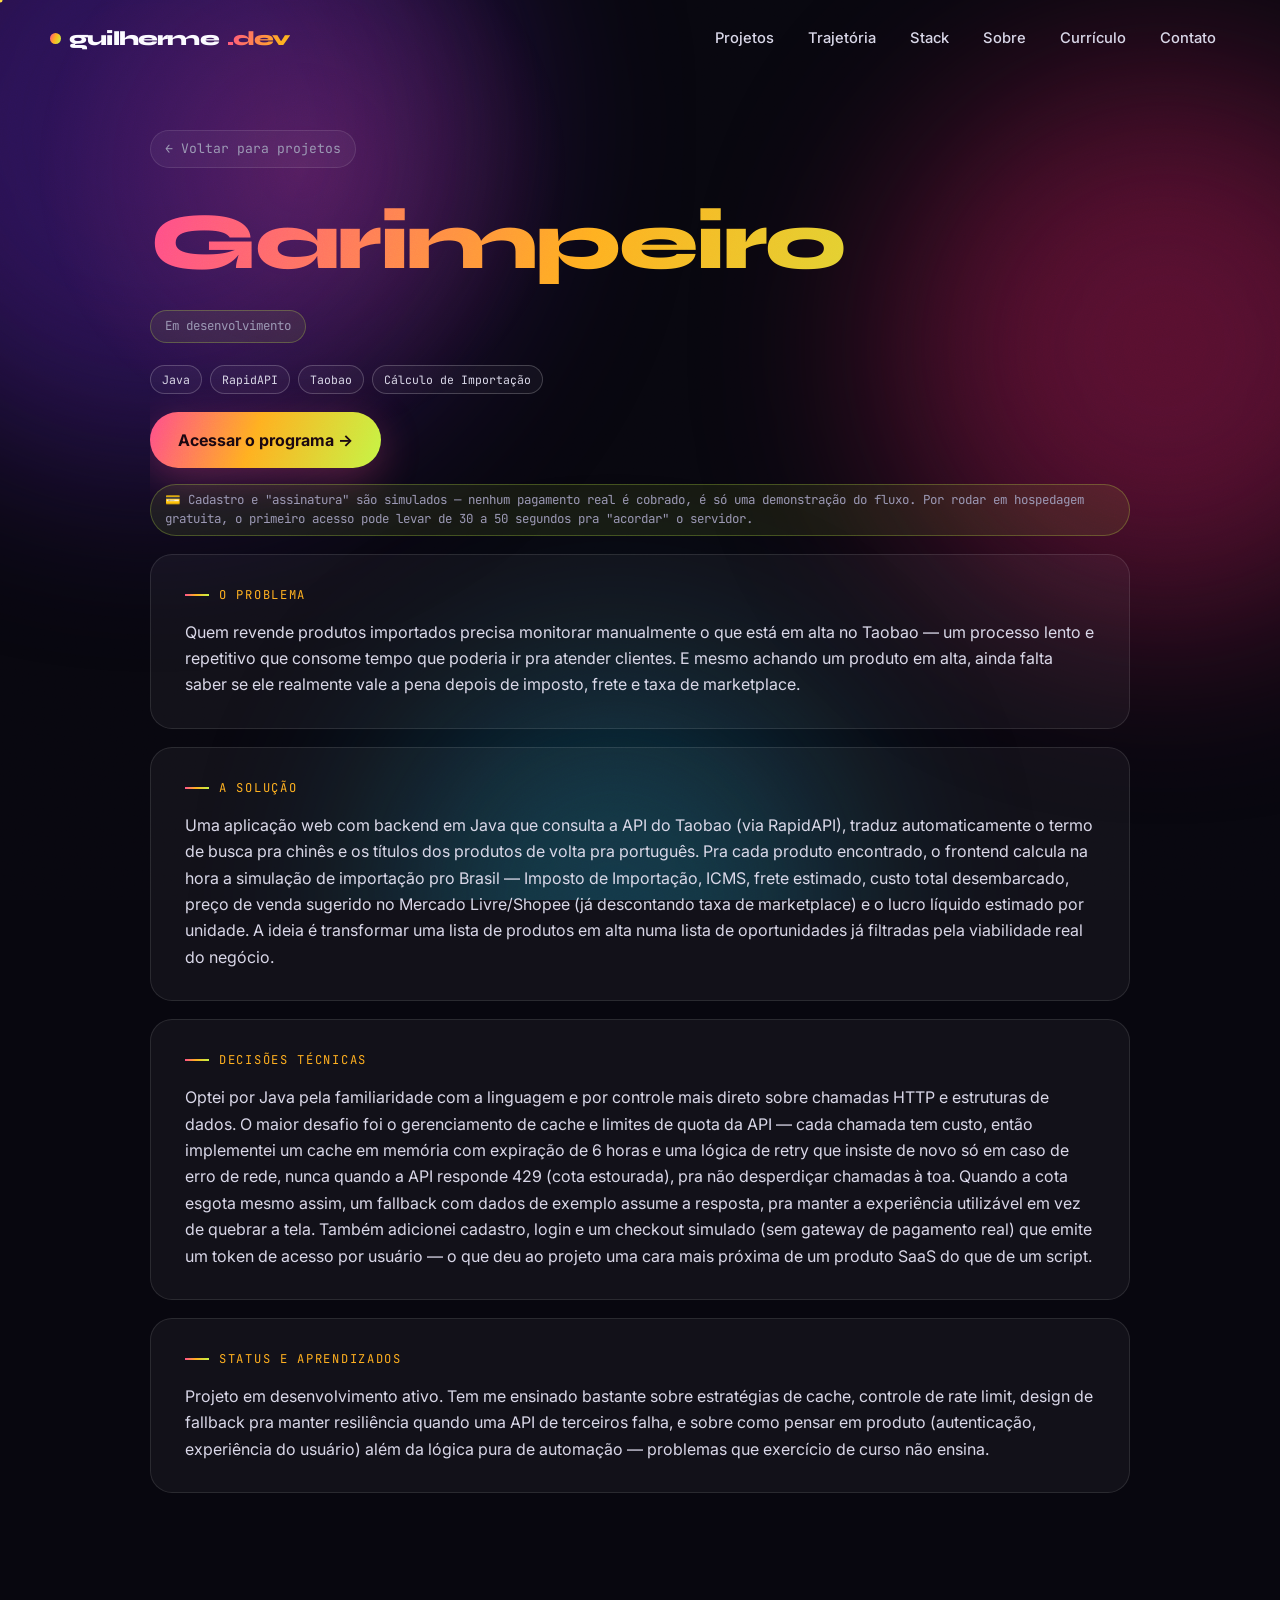
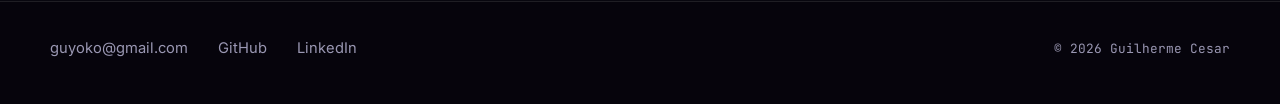
<file: projetos/garimpeiro.html>
<!DOCTYPE html>
<html lang="pt-BR">
<head>
  <meta charset="UTF-8">
  <meta name="viewport" content="width=device-width, initial-scale=1.0">
  <meta name="description" content="Case: Garimpeiro, app em Java que automatiza a pesquisa de produtos chineses em alta e calcula a viabilidade de importar e revender no Brasil.">
  <meta property="og:title" content="Garimpeiro — Guilherme Cesar">
  <meta property="og:description" content="App em Java que automatiza a pesquisa de produtos chineses em alta e calcula a viabilidade de importar e revender no Brasil.">
  <meta property="og:url" content="https://guilhermecesars.github.io/projetos/garimpeiro.html">
  <meta property="og:type" content="website">
  <link rel="icon" href="../gui001.ico" type="image/x-icon">
  <title>Garimpeiro — Guilherme Cesar</title>
  <meta name="theme-color" content="#08070f">
  <link rel="preconnect" href="https://fonts.googleapis.com">
  <link rel="preconnect" href="https://fonts.gstatic.com" crossorigin>
  <link href="https://fonts.googleapis.com/css2?family=Inter:wght@400;500;600;700&family=JetBrains+Mono:wght@400;500&family=Syne:wght@700;800&display=swap" rel="stylesheet">
  <link rel="stylesheet" href="../style.css">
</head>
<body>
  <a class="skip" href="#main">Pular para o conteúdo</a>
  <div class="progress" aria-hidden="true"></div>
  <div class="mesh" aria-hidden="true"><i></i><i></i><i></i></div>
  <canvas id="trail" aria-hidden="true"></canvas>

  <header class="site-header">
    <div class="nav-bar">
      <a href="../index.html" class="logo" aria-label="Guilherme Cesar — Início"><span class="dot"></span>guilherme<span class="grad">.dev</span></a>
      <nav class="main-nav" id="mainNav" aria-label="Principal">
        <a href="../index.html#projetos">Projetos</a>
        <a href="../index.html#trajetoria">Trajetória</a>
        <a href="../index.html#stack">Stack</a>
        <a href="../sobre.html">Sobre</a>
        <a href="../curriculo.html">Currículo</a>
        <a href="../index.html#contato">Contato</a>
      </nav>
      <button type="button" class="nav-toggle" id="navToggle" aria-expanded="false" aria-controls="mainNav" aria-label="Abrir menu">
        <span></span><span></span><span></span>
      </button>
    </div>
  </header>

  <main class="container" id="main">
    <a href="../index.html#projetos" class="breadcrumb">← Voltar para projetos</a>

    <section class="case-header">
      <h1>Garimpeiro</h1>
      <p class="status">Em desenvolvimento</p>
      <div class="tags">
        <span class="tag">Java</span>
        <span class="tag">RapidAPI</span>
        <span class="tag">Taobao</span>
        <span class="tag">Cálculo de Importação</span>
      </div>
      <p>
        <a href="https://agente-garimpeiro.onrender.com" target="_blank" rel="noopener" class="case-cta">Acessar o programa →</a>
      </p>
      <p class="status">
        💳 Cadastro e "assinatura" são simulados — nenhum pagamento real é cobrado, é só uma
        demonstração do fluxo. Por rodar em hospedagem gratuita, o primeiro acesso pode levar
        de 30 a 50 segundos pra "acordar" o servidor.
      </p>
    </section>

    <section class="case-section reveal">
      <p class="case-label">O problema</p>
      <p>
        Quem revende produtos importados precisa monitorar manualmente o que está em alta
        no Taobao — um processo lento e repetitivo que consome tempo que poderia ir pra
        atender clientes. E mesmo achando um produto em alta, ainda falta saber se ele
        realmente vale a pena depois de imposto, frete e taxa de marketplace.
      </p>
    </section>

    <section class="case-section reveal">
      <p class="case-label">A solução</p>
      <p>
        Uma aplicação web com backend em Java que consulta a API do Taobao (via RapidAPI),
        traduz automaticamente o termo de busca pra chinês e os títulos dos produtos de
        volta pra português. Pra cada produto encontrado, o frontend calcula na hora a
        simulação de importação pro Brasil — Imposto de Importação, ICMS, frete estimado,
        custo total desembarcado, preço de venda sugerido no Mercado Livre/Shopee (já
        descontando taxa de marketplace) e o lucro líquido estimado por unidade. A ideia é
        transformar uma lista de produtos em alta numa lista de oportunidades já filtradas
        pela viabilidade real do negócio.
      </p>
    </section>

    <section class="case-section reveal">
      <p class="case-label">Decisões técnicas</p>
      <p>
        Optei por Java pela familiaridade com a linguagem e por controle mais direto sobre
        chamadas HTTP e estruturas de dados. O maior desafio foi o gerenciamento de cache e
        limites de quota da API — cada chamada tem custo, então implementei um cache em
        memória com expiração de 6 horas e uma lógica de retry que insiste de novo só em
        caso de erro de rede, nunca quando a API responde 429 (cota estourada), pra não
        desperdiçar chamadas à toa. Quando a cota esgota mesmo assim, um fallback com dados
        de exemplo assume a resposta, pra manter a experiência utilizável em vez de quebrar
        a tela. Também adicionei cadastro, login e um checkout simulado (sem gateway de
        pagamento real) que emite um token de acesso por usuário — o que deu ao projeto uma
        cara mais próxima de um produto SaaS do que de um script.
      </p>
    </section>

    <section class="case-section reveal">
      <p class="case-label">Status e aprendizados</p>
      <p>
        Projeto em desenvolvimento ativo. Tem me ensinado bastante sobre estratégias de
        cache, controle de rate limit, design de fallback pra manter resiliência quando uma
        API de terceiros falha, e sobre como pensar em produto (autenticação, experiência do
        usuário) além da lógica pura de automação — problemas que exercício de curso não
        ensina.
      </p>
    </section>
  </main>

  <footer class="site-footer">
    <div class="container">
      <a href="mailto:guyoko@gmail.com">guyoko@gmail.com</a>
      <a href="https://github.com/guilhermecesars" target="_blank" rel="noopener">GitHub</a>
      <a href="https://www.linkedin.com/in/guilhermecesardesouza" target="_blank" rel="noopener">LinkedIn</a>
      <p>&copy; 2026 Guilherme Cesar</p>
    </div>
  </footer>

  <script src="../scripts.js" defer></script>
</body>
</html>
</file>
<file: style.css>
@charset "UTF-8";

/* ==========================================================================
   Guilherme Cesar — portfolio v2 "Prisma"
   Ink background, vivid colour, kinetic type. Vanilla CSS/JS.
   Backup of the previous design: branch backup/pre-redesign-2026-10-16
   ========================================================================== */

:root {
  --ink: #08070f;
  --ink-2: #0e0c1a;
  --card: rgba(255, 255, 255, 0.045);
  --line: rgba(255, 255, 255, 0.1);
  --line-2: rgba(255, 255, 255, 0.2);
  --text: #d9d7e8;
  --muted: #9a97b3;
  --white: #fbfaff;
  --pink: #ff4d8d;
  --violet: #8b5cf6;
  --amber: #ffb020;
  --cyan: #29d4f5;
  --lime: #c5f545;
  --grad: linear-gradient(110deg, var(--pink), var(--amber) 45%, var(--lime));
  --grad-2: linear-gradient(110deg, var(--violet), var(--pink) 50%, var(--amber));
  --display: "Syne", "Inter", system-ui, sans-serif;
  --body: "Inter", system-ui, -apple-system, "Segoe UI", sans-serif;
  --mono: "JetBrains Mono", ui-monospace, Menlo, monospace;
  --ease: cubic-bezier(0.22, 1, 0.36, 1);
  --mx: 50vw;
  --my: 40vh;
}

*, *::before, *::after { box-sizing: border-box; }
html { scroll-behavior: smooth; scroll-padding-top: 80px; -webkit-text-size-adjust: 100%; }
body { margin: 0; min-height: 100vh; background: var(--ink); color: var(--text); font-family: var(--body); line-height: 1.65; overflow-x: hidden; -webkit-font-smoothing: antialiased; }
h1, h2, h3 { font-family: var(--display); color: var(--white); margin: 0; line-height: 1.02; letter-spacing: -0.03em; font-weight: 800; }
p { margin: 0 0 1em; }
a { color: inherit; text-decoration: none; }
img { max-width: 100%; height: auto; display: block; }
::selection { background: var(--pink); color: #fff; }
.container { width: min(1180px, 100% - 48px); margin-inline: auto; }
.skip { position: absolute; left: -999px; top: 8px; background: var(--pink); color: #fff; padding: 8px 14px; border-radius: 8px; z-index: 300; font-weight: 700; }
.skip:focus { left: 12px; }
a:focus-visible, button:focus-visible, input:focus-visible { outline: 2px solid var(--cyan); outline-offset: 3px; border-radius: 6px; }

/* ---------- layers ---------- */
.mesh { position: fixed; inset: 0; z-index: 0; pointer-events: none; overflow: hidden; }
.mesh i { position: absolute; border-radius: 50%; filter: blur(100px); opacity: 0.55; will-change: transform; }
.mesh i:nth-child(1) { width: 52vmax; height: 52vmax; left: -14vmax; top: -16vmax; background: #4c1d95; animation: drift1 24s ease-in-out infinite; }
.mesh i:nth-child(2) { width: 42vmax; height: 42vmax; right: -12vmax; top: 6vmax; background: #9d174d; animation: drift2 28s ease-in-out infinite; }
.mesh i:nth-child(3) { width: 36vmax; height: 36vmax; left: 30vw; bottom: -18vmax; background: #0e7490; opacity: 0.4; animation: drift1 32s ease-in-out infinite reverse; }
.mesh::after { content: ""; position: absolute; inset: 0; background: radial-gradient(380px circle at var(--mx) var(--my), rgba(255, 77, 141, 0.2), transparent 70%); }
body::after { content: ""; position: fixed; inset: 0; z-index: 90; pointer-events: none; opacity: 0.09; mix-blend-mode: overlay; background-image: url("data:image/svg+xml;utf8,<svg xmlns='http://www.w3.org/2000/svg' width='160' height='160'><filter id='n'><feTurbulence type='fractalNoise' baseFrequency='.85' numOctaves='2' stitchTiles='stitch'/></filter><rect width='100%' height='100%' filter='url(%23n)'/></svg>"); }
#trail { position: fixed; inset: 0; z-index: 1; pointer-events: none; width: 100%; height: 100%; }
.progress { position: fixed; top: 0; left: 0; width: 100%; height: 3px; z-index: 120; transform-origin: 0 50%; transform: scaleX(0); background: var(--grad); }
main, .site-footer { position: relative; z-index: 2; }
main { overflow-x: clip; }

/* ---------- header ---------- */
.site-header { position: fixed; top: 0; left: 0; right: 0; z-index: 100; padding: 18px 0; transition: background 0.35s, backdrop-filter 0.35s, padding 0.35s; }
.site-header.is-scrolled { background: rgba(8, 7, 15, 0.72); backdrop-filter: blur(16px); -webkit-backdrop-filter: blur(16px); padding: 11px 0; border-bottom: 1px solid var(--line); }
.nav-bar { display: flex; align-items: center; gap: 24px; width: min(1180px, 100% - 48px); margin-inline: auto; }
.logo { font-family: var(--display); font-weight: 800; font-size: 1.25rem; letter-spacing: -0.04em; color: var(--white); display: inline-flex; align-items: center; gap: 8px; }
.logo .dot { width: 11px; height: 11px; border-radius: 50%; background: var(--grad); display: inline-block; transition: transform 0.4s var(--ease); }
.logo:hover .dot { transform: scale(1.7); }
.main-nav { margin-left: auto; display: flex; gap: 6px; }
.main-nav a { position: relative; font-size: 0.92rem; font-weight: 500; padding: 8px 14px; color: var(--text); transition: color 0.25s; }
.main-nav a::after { content: ""; position: absolute; left: 14px; right: 14px; bottom: 3px; height: 2px; background: var(--grad); transform: scaleX(0); transform-origin: 0 50%; transition: transform 0.4s var(--ease); }
.main-nav a:hover, .main-nav a.is-active { color: var(--white); }
.main-nav a:hover::after, .main-nav a.is-active::after { transform: scaleX(1); }
.nav-toggle { display: none; width: 44px; height: 44px; border: 1px solid var(--line-2); border-radius: 50%; background: var(--card); position: relative; cursor: pointer; padding: 0; margin-left: auto; }
.nav-toggle span { position: absolute; left: 13px; right: 13px; height: 2px; background: #fff; border-radius: 2px; transition: transform 0.3s var(--ease), opacity 0.2s; }
.nav-toggle span:nth-child(1) { top: 16px; } .nav-toggle span:nth-child(2) { top: 21px; } .nav-toggle span:nth-child(3) { top: 26px; }
.nav-toggle.open span:nth-child(1) { transform: translateY(5px) rotate(45deg); }
.nav-toggle.open span:nth-child(2) { opacity: 0; }
.nav-toggle.open span:nth-child(3) { transform: translateY(-5px) rotate(-45deg); }
@media (max-width: 820px) {
  .nav-toggle { display: block; position: relative; z-index: 2; }
  .main-nav { position: fixed; inset: 0; margin: 0; flex-direction: column; justify-content: center; align-items: center; gap: 8px; background: rgba(8, 7, 15, 0.97); opacity: 0; visibility: hidden; transition: opacity 0.35s, visibility 0.35s; z-index: 1; }
  .main-nav.open { opacity: 1; visibility: visible; }
  .main-nav a { font-family: var(--display); font-weight: 800; font-size: 2.6rem; }
  .logo { position: relative; z-index: 2; }
}

/* ---------- buttons ---------- */
.btn { display: inline-flex; align-items: center; justify-content: center; gap: 10px; padding: 15px 28px; border-radius: 999px; font-weight: 700; font-size: 0.97rem; border: 1px solid transparent; cursor: pointer; font-family: var(--body); transition: transform 0.2s var(--ease), box-shadow 0.3s, background 0.3s, color 0.3s, border-color 0.3s; will-change: transform; }
.btn-primary { background: var(--grad); color: #1a0710; box-shadow: 0 10px 40px rgba(255, 77, 141, 0.3); }
.btn-primary:hover { box-shadow: 0 12px 60px rgba(255, 77, 141, 0.55); }
.btn-ghost { color: var(--white); background: var(--card); border-color: var(--line-2); backdrop-filter: blur(8px); }
.btn-ghost:hover { border-color: var(--pink); background: rgba(255, 77, 141, 0.1); }
.arrow { display: inline-block; transition: transform 0.3s var(--ease); }
.btn:hover .arrow { transform: translateX(5px); }
/* legacy class names used by inner pages */
.btn-primary.legacy, .case-cta { display: inline-flex; align-items: center; gap: 10px; padding: 15px 28px; border-radius: 999px; font-weight: 700; background: var(--grad); color: #1a0710; box-shadow: 0 10px 40px rgba(255, 77, 141, 0.3); transition: transform 0.2s var(--ease), box-shadow 0.3s; }
.case-cta:hover { box-shadow: 0 12px 60px rgba(255, 77, 141, 0.55); }

/* ---------- type helpers ---------- */
.eyebrow { display: inline-flex; align-items: center; gap: 12px; font-family: var(--mono); font-size: 0.78rem; letter-spacing: 0.14em; text-transform: uppercase; color: var(--amber); margin-bottom: 20px; }
.eyebrow::before { content: ""; width: 30px; height: 2px; background: var(--grad); }
.grad { background: var(--grad); -webkit-background-clip: text; background-clip: text; color: transparent; background-size: 200% 100%; animation: sheen 8s linear infinite; }
.section { padding: clamp(80px, 11vw, 160px) 0; }
h2 { font-size: clamp(2rem, 5.6vw, 4.6rem); line-height: 1.06; }
.section h2, .projects-head h2 { margin-bottom: 22px; }
.section-intro { color: var(--muted); font-size: 1.12rem; max-width: 620px; }
.reveal { opacity: 0; transform: translateY(40px); transition: opacity 0.9s var(--ease), transform 0.9s var(--ease); transition-delay: var(--d, 0s); }
.reveal.is-visible { opacity: 1; transform: none; }

/* ---------- hero ---------- */
.hero { position: relative; min-height: 100svh; display: flex; flex-direction: column; justify-content: center; padding: 120px 0 80px; }
.hero .container { position: relative; }
.status-pill { display: inline-flex; align-items: center; gap: 10px; padding: 8px 16px; border-radius: 999px; border: 1px solid var(--line-2); background: var(--card); backdrop-filter: blur(10px); font-size: 0.85rem; font-weight: 500; color: var(--white); margin-bottom: 34px; opacity: 0; animation: fadeUp 1s var(--ease) 0.2s forwards; }
.status-pill i { width: 9px; height: 9px; border-radius: 50%; background: var(--lime); box-shadow: 0 0 0 0 rgba(197, 245, 69, 0.6); animation: ping 1.8s infinite; }
.name { font-size: min(7.3vw, 7.6rem); line-height: 0.95; letter-spacing: -0.045em; font-weight: 800; text-transform: uppercase; user-select: none; }
.name .row { display: block; white-space: nowrap; }
.name .ch { display: inline-block; transform: translateY(105%); opacity: 0; animation: rise 1.1s var(--ease) forwards; animation-delay: calc(0.25s + var(--i) * 0.045s); }
.name .row.second { font-size: 1.78em; line-height: 0.92; padding-bottom: 0.06em; }
.name .row.second .ch { color: hsl(calc(345 + var(--t, 0) * 90) 100% 62%); }
.name .row.first { padding-top: 0.05em; overflow: visible; }
.hero-sub { display: flex; flex-wrap: wrap; align-items: flex-end; justify-content: space-between; gap: 30px; margin-top: clamp(26px, 4vw, 48px); opacity: 0; animation: fadeUp 1.1s var(--ease) 1s forwards; }
.hero-role { font-family: var(--display); font-weight: 700; font-size: clamp(1.1rem, 2.4vw, 1.8rem); letter-spacing: -0.03em; color: var(--white); min-height: 1.3em; }
.hero-role::before { content: "> "; color: var(--pink); }
.hero-role .cursor { display: inline-block; width: 0.5ch; height: 1em; background: var(--pink); vertical-align: -0.12em; margin-left: 4px; animation: blink 1s steps(1) infinite; }
.hero-lead { max-width: 520px; color: var(--muted); font-size: 1.08rem; margin: 12px 0 0; }
.hero-cta { display: flex; flex-wrap: wrap; gap: 14px; }
.scroll-cue { position: absolute; left: 24px; bottom: 28px; font-family: var(--mono); font-size: 0.72rem; letter-spacing: 0.16em; color: var(--muted); writing-mode: vertical-rl; display: flex; align-items: center; gap: 12px; }
.scroll-cue::after { content: ""; width: 1px; height: 54px; background: linear-gradient(var(--pink), transparent); animation: cue 2s ease-in-out infinite; transform-origin: 0 0; }
@media (max-width: 760px) { .scroll-cue { display: none; } }

/* ---------- marquee ---------- */
.marquee { overflow: hidden; user-select: none; }
.marquee-track { display: flex; width: max-content; will-change: transform; }
.marquee-group { display: flex; align-items: center; flex-shrink: 0; }
.big-ticker { position: relative; z-index: 2; padding: 26px 0; transform: rotate(-2deg) scale(1.04); background: var(--grad-2); margin: 20px 0; box-shadow: 0 20px 80px rgba(255, 77, 141, 0.25); }
.big-ticker .marquee-group span { font-family: var(--display); font-weight: 800; font-size: clamp(2rem, 6vw, 4.6rem); letter-spacing: -0.04em; text-transform: uppercase; color: #12071c; padding: 0 30px; white-space: nowrap; }
.big-ticker .marquee-group i { font-style: normal; font-size: clamp(1.4rem, 3vw, 2.4rem); color: rgba(18, 7, 28, 0.55); }
.banner-strip { position: relative; z-index: 2; padding: 10px 0; -webkit-mask-image: linear-gradient(90deg, transparent, #000 12%, #000 88%, transparent); mask-image: linear-gradient(90deg, transparent, #000 12%, #000 88%, transparent); }
.banner-strip img { height: 130px; width: auto; max-width: none; border-radius: 18px; margin-right: 18px; opacity: 0.85; border: 1px solid var(--line); }
.banner-strip img:nth-child(even) { transform: scaleX(-1); }

/* ---------- intro statement ---------- */
.statement { font-family: var(--display); font-weight: 700; font-size: clamp(1.5rem, 3.5vw, 2.9rem); line-height: 1.2; letter-spacing: -0.035em; color: rgba(251, 250, 255, 0.22); max-width: 1080px; }
.statement .w { transition: color 0.4s; }
.statement .w.on { color: var(--white); }
.statement strong { font-weight: 800; }

/* ---------- projects: pinned horizontal scroll ---------- */
.projects { position: relative; z-index: 2; }
.projects-head { padding-bottom: 20px; }
.hscroll { position: relative; }
.hscroll-sticky { position: sticky; top: 0; height: 100vh; display: flex; align-items: center; overflow: hidden; }
.hscroll-track { display: flex; gap: 28px; padding: 0 max(24px, calc((100vw - 1180px) / 2)); will-change: transform; }
.p-card { position: relative; flex: 0 0 auto; width: min(76vw, 960px); height: min(74vh, 640px); display: grid; grid-template-columns: 1.05fr 1fr; gap: 0; border-radius: 34px; overflow: hidden; background: linear-gradient(150deg, rgba(255, 255, 255, 0.07), rgba(255, 255, 255, 0.02)); border: 1px solid var(--line-2); isolation: isolate; }
.p-card::before { content: ""; position: absolute; inset: 0; z-index: -1; background: radial-gradient(520px circle at var(--x, 30%) var(--y, 0%), rgba(255, 77, 141, 0.16), transparent 60%); opacity: 0; transition: opacity 0.4s; }
.p-card:hover::before { opacity: 1; }
.p-info { padding: clamp(24px, 3.4vw, 46px); display: flex; flex-direction: column; min-height: 0; }
.p-num { font-family: var(--mono); font-size: 0.78rem; color: var(--amber); letter-spacing: 0.14em; margin-bottom: 14px; }
.p-info h3 { font-size: clamp(1.7rem, 3vw, 2.6rem); margin-bottom: 14px; }
.p-info p { color: var(--muted); font-size: 0.98rem; }
.tags { display: flex; flex-wrap: wrap; gap: 8px; margin: 4px 0 18px; }
.tag { font-family: var(--mono); font-size: 0.72rem; padding: 4px 11px; border-radius: 999px; border: 1px solid var(--line-2); color: var(--text); background: rgba(255, 255, 255, 0.04); }
.p-actions { display: flex; flex-wrap: wrap; gap: 10px; margin-top: auto; }
.p-actions .btn { padding: 12px 22px; font-size: 0.9rem; }
.p-visual { position: relative; display: grid; place-items: center; padding: 22px; background: radial-gradient(circle at 70% 20%, rgba(139, 92, 246, 0.35), transparent 60%), rgba(0, 0, 0, 0.25); border-left: 1px solid var(--line); overflow: hidden; }
.p-card.alt .p-visual { background: radial-gradient(circle at 30% 20%, rgba(41, 212, 245, 0.3), transparent 60%), rgba(0, 0, 0, 0.25); }
.p-card.warm .p-visual { background: radial-gradient(circle at 60% 30%, rgba(255, 176, 32, 0.3), transparent 60%), rgba(0, 0, 0, 0.25); }
.shots { position: relative; width: 100%; aspect-ratio: 900 / 760; }
.shots img { position: absolute; width: 78%; border-radius: 12px; border: 1px solid var(--line-2); box-shadow: 0 30px 60px rgba(0, 0, 0, 0.55); transition: transform 0.6s var(--ease); }
.shots img:nth-child(1) { left: 0; top: 0; transform: rotate(-5deg); }
.shots img:nth-child(2) { right: 0; bottom: 0; transform: rotate(4deg); }
.p-card:hover .shots img:nth-child(1) { transform: rotate(-8deg) translate(-12px, -8px); }
.p-card:hover .shots img:nth-child(2) { transform: rotate(7deg) translate(12px, 8px); }
.big-icon { font-size: clamp(5rem, 11vw, 9rem); filter: drop-shadow(0 20px 50px rgba(255, 77, 141, 0.45)); animation: bob 5s ease-in-out infinite; }
.price-chip { display: inline-block; font-family: var(--display); font-weight: 800; font-size: 1.6rem; color: var(--amber); margin-bottom: 8px; }

/* garimpeiro calculator */
.calc { width: 100%; max-width: 340px; padding: 20px; border-radius: 22px; background: rgba(10, 8, 20, 0.82); border: 1px solid var(--line-2); backdrop-filter: blur(10px); box-shadow: 0 30px 70px rgba(0, 0, 0, 0.55); font-size: 0.82rem; }
.calc-title { font-family: var(--mono); font-size: 0.7rem; letter-spacing: 0.12em; text-transform: uppercase; color: var(--cyan); margin-bottom: 12px; display: flex; justify-content: space-between; }
.calc label { display: flex; justify-content: space-between; color: var(--muted); margin: 10px 0 4px; }
.calc label b { color: var(--white); font-family: var(--mono); font-weight: 500; }
.calc input[type=range] { width: 100%; accent-color: var(--pink); height: 22px; }
.calc-out { margin-top: 14px; padding-top: 14px; border-top: 1px dashed var(--line-2); }
.calc-row { display: flex; justify-content: space-between; color: var(--muted); padding: 2px 0; }
.calc-row b { font-family: var(--mono); font-weight: 500; color: var(--text); }
.calc-profit { margin-top: 10px; padding: 12px 14px; border-radius: 14px; display: flex; justify-content: space-between; align-items: baseline; font-family: var(--display); font-weight: 800; font-size: 1.1rem; background: rgba(197, 245, 69, 0.12); color: var(--lime); border: 1px solid rgba(197, 245, 69, 0.3); transition: background 0.3s, color 0.3s, border-color 0.3s; }
.calc-profit.neg { background: rgba(255, 77, 141, 0.12); color: var(--pink); border-color: rgba(255, 77, 141, 0.35); }
.calc-profit span { font-size: 1.35rem; }
.calc-note { font-size: 0.68rem; color: var(--muted); margin: 10px 0 0; line-height: 1.4; }

@media (max-width: 960px) {
  .hscroll-sticky { position: static; height: auto; display: block; overflow: visible; }
  .hscroll-track { overflow-x: auto; scroll-snap-type: x mandatory; padding-bottom: 20px; scrollbar-width: none; }
  .hscroll-track::-webkit-scrollbar { display: none; }
  .p-card { scroll-snap-align: center; width: 86vw; height: auto; grid-template-columns: 1fr; }
  .p-visual { border-left: 0; border-top: 1px solid var(--line); min-height: 280px; order: -1; }
  .p-info { padding: 24px; }
  .p-actions { margin-top: 12px; }
  .shots { max-width: 360px; }
}

/* ---------- journey ---------- */
.journey { display: grid; grid-template-columns: 0.85fr 1.15fr; gap: clamp(34px, 6vw, 90px); align-items: start; }
.portrait { position: sticky; top: 110px; }
.portrait-frame { position: relative; border-radius: 30px; overflow: hidden; aspect-ratio: 4 / 5; border: 1px solid var(--line-2); transform-style: preserve-3d; transition: transform 0.25s ease-out; box-shadow: 0 40px 100px rgba(0, 0, 0, 0.55), 0 0 120px rgba(139, 92, 246, 0.25); }
.portrait-frame img { width: 100%; height: 100%; object-fit: cover; filter: saturate(1.05) contrast(1.03); }
.portrait-frame::after { content: ""; position: absolute; inset: 0; background: linear-gradient(160deg, rgba(139, 92, 246, 0.25), transparent 40%, rgba(255, 77, 141, 0.28)); mix-blend-mode: soft-light; pointer-events: none; }
.portrait-tag { position: absolute; left: -14px; bottom: 26px; z-index: 2; padding: 10px 18px; border-radius: 14px; background: var(--grad); color: #1a0710; font-weight: 800; font-family: var(--display); font-size: 1.1rem; transform: rotate(-4deg); box-shadow: 0 14px 40px rgba(255, 77, 141, 0.4); }
.timeline { position: relative; padding-left: 38px; --p: 0; }
.timeline::before { content: ""; position: absolute; left: 7px; top: 8px; bottom: 8px; width: 2px; background: var(--line); }
.timeline::after { content: ""; position: absolute; left: 7px; top: 8px; width: 2px; height: calc((100% - 16px) * var(--p)); background: var(--grad); box-shadow: 0 0 14px var(--pink); }
.t-item { position: relative; padding-bottom: 44px; }
.t-item:last-child { padding-bottom: 0; }
.t-item::before { content: ""; position: absolute; left: -38px; top: 6px; width: 16px; height: 16px; border-radius: 50%; background: var(--ink); border: 2px solid var(--line-2); transition: border-color 0.5s, background 0.5s, box-shadow 0.5s; }
.t-item.is-visible::before { border-color: var(--pink); background: var(--pink); box-shadow: 0 0 20px var(--pink); }
.t-when { font-family: var(--mono); font-size: 0.76rem; letter-spacing: 0.12em; color: var(--amber); text-transform: uppercase; }
.t-item h3 { font-size: clamp(1.3rem, 2.4vw, 1.8rem); margin: 6px 0 8px; letter-spacing: -0.03em; }
.t-item p { color: var(--muted); }
@media (max-width: 900px) { .journey { grid-template-columns: 1fr; } .portrait { position: relative; top: 0; max-width: 340px; } }

/* ---------- terminal ---------- */
.terminal { border-radius: 20px; overflow: hidden; background: #0b0a14; border: 1px solid var(--line-2); box-shadow: 0 40px 90px rgba(0, 0, 0, 0.5); }
.term-bar { display: flex; align-items: center; gap: 8px; padding: 13px 18px; background: rgba(255, 255, 255, 0.05); border-bottom: 1px solid var(--line); }
.term-bar i { width: 12px; height: 12px; border-radius: 50%; }
.term-bar i:nth-child(1) { background: #ff5f57; } .term-bar i:nth-child(2) { background: #febc2e; } .term-bar i:nth-child(3) { background: #28c840; }
.term-bar span { margin-left: 10px; font-family: var(--mono); font-size: 0.76rem; color: var(--muted); }
.term-body { padding: 24px 26px; font-family: var(--mono); font-size: clamp(0.8rem, 1.6vw, 0.95rem); line-height: 1.9; min-height: 330px; white-space: pre-wrap; word-break: break-word; color: var(--text); }
.term-body .p { color: var(--lime); }
.term-body .k { color: var(--cyan); }
.term-body .v { color: var(--amber); }
.term-body .c { color: var(--muted); }
.term-body .caret { display: inline-block; width: 0.6ch; height: 1.1em; background: var(--pink); vertical-align: -0.2em; animation: blink 1s steps(1) infinite; }
.term-wrap { display: grid; grid-template-columns: 1fr 1fr; gap: clamp(30px, 5vw, 70px); align-items: center; }
@media (max-width: 900px) { .term-wrap { grid-template-columns: 1fr; } }
.chips { display: flex; flex-wrap: wrap; gap: 10px; margin-top: 26px; }
.chip { padding: 9px 18px; border-radius: 999px; border: 1px solid var(--line-2); background: var(--card); font-weight: 600; font-size: 0.9rem; color: var(--white); transition: transform 0.3s var(--ease), background 0.3s, border-color 0.3s, color 0.3s; cursor: default; }
.chip:hover { transform: translateY(-4px) rotate(-2deg); background: var(--pink); border-color: var(--pink); color: #1a0710; }

/* ---------- contact ---------- */
.contact { text-align: center; }
.contact .eyebrow { justify-content: center; }
.contact h2 { font-size: clamp(2.2rem, 7vw, 6rem); }
.mail-big { display: inline-block; font-family: var(--display); font-weight: 800; font-size: clamp(1.4rem, 5.4vw, 4.2rem); letter-spacing: -0.04em; margin: 16px 0 10px; color: var(--white); background: linear-gradient(90deg, var(--pink), var(--amber)) left bottom / 0% 4px no-repeat; transition: background-size 0.6s var(--ease); cursor: pointer; word-break: break-all; padding-bottom: 8px; border: 0; background-color: transparent; }
.mail-big:hover { background-size: 100% 4px; }
.copy-hint { display: block; font-family: var(--mono); font-size: 0.78rem; color: var(--muted); margin-bottom: 36px; }
.contact-links { display: flex; flex-wrap: wrap; justify-content: center; gap: 14px; }
.toast { position: fixed; left: 50%; bottom: 34px; translate: -50% 30px; z-index: 200; padding: 13px 24px; border-radius: 999px; background: var(--white); color: #1a0710; font-weight: 700; opacity: 0; pointer-events: none; transition: opacity 0.3s, translate 0.4s var(--ease); }
.toast.show { opacity: 1; translate: -50% 0; }
#confetti { position: fixed; inset: 0; z-index: 180; pointer-events: none; width: 100%; height: 100%; }

/* ---------- footer ---------- */
.site-footer { border-top: 1px solid var(--line); padding: 34px 0 44px; background: rgba(5, 4, 10, 0.6); }
.site-footer .container { display: flex; flex-wrap: wrap; gap: 12px 30px; align-items: center; }
.site-footer a { color: var(--muted); font-size: 0.92rem; transition: color 0.25s; }
.site-footer a:hover { color: var(--pink); }
.site-footer p { margin: 0 0 0 auto; color: var(--muted); font-family: var(--mono); font-size: 0.8rem; }

/* ---------- inner pages ---------- */
main.container { padding: 130px 0 90px; max-width: 980px; }
.breadcrumb { display: inline-flex; gap: 8px; align-items: center; font-family: var(--mono); font-size: 0.82rem; color: var(--muted); padding: 7px 14px; border: 1px solid var(--line); border-radius: 999px; background: var(--card); margin-bottom: 30px; transition: color 0.25s, border-color 0.25s, transform 0.25s var(--ease); }
.breadcrumb:hover { color: var(--pink); border-color: var(--pink); transform: translateX(-4px); }
.case-header h1, main.container > .hero h1 { font-size: clamp(2.2rem, 7vw, 5rem); margin-bottom: 22px; background: var(--grad); -webkit-background-clip: text; background-clip: text; color: transparent; padding-bottom: 0.06em; }
main.container > .hero { min-height: 0; display: block; padding: 0 0 26px; }
.case-header > p { color: var(--muted); }
.status { display: inline-flex; align-items: center; gap: 9px; font-family: var(--mono); font-size: 0.78rem; color: var(--lime); padding: 6px 14px; border-radius: 999px; background: rgba(197, 245, 69, 0.08); border: 1px solid rgba(197, 245, 69, 0.25); margin: 0 0 18px; line-height: 1.5; }
.case-section { padding: 30px 34px; margin-bottom: 18px; border-radius: 22px; background: var(--card); border: 1px solid var(--line); transition: border-color 0.4s, background 0.4s; }
.case-section:hover { border-color: rgba(255, 77, 141, 0.4); background: rgba(255, 255, 255, 0.065); }
.case-section p:last-child { margin-bottom: 0; }
.case-label { font-family: var(--mono); font-size: 0.76rem !important; letter-spacing: 0.14em; text-transform: uppercase; color: var(--amber) !important; margin-bottom: 14px !important; display: flex; align-items: center; gap: 10px; }
.case-label::before { content: ""; width: 24px; height: 2px; background: var(--grad); }
.about-layout { display: grid; grid-template-columns: 340px 1fr; gap: clamp(26px, 5vw, 56px); align-items: center; padding: 30px; border-radius: 28px; background: var(--card); border: 1px solid var(--line); }
.profile-photo { width: 100%; border-radius: 22px; border: 1px solid var(--line-2); box-shadow: 0 0 90px rgba(139, 92, 246, 0.3); }
.about-text p { font-size: 1.08rem; }
@media (max-width: 760px) { .about-layout { grid-template-columns: 1fr; padding: 20px; } .profile-photo { max-width: 300px; margin-inline: auto; } }
.breadcrumb + .case-header { margin-top: 4px; }

/* ---------- keyframes ---------- */
@keyframes rise { to { transform: none; opacity: 1; } }
@keyframes fadeUp { from { opacity: 0; transform: translateY(26px); } to { opacity: 1; transform: none; } }
@keyframes blink { 50% { opacity: 0; } }
@keyframes sheen { to { background-position: -200% 0; } }
@keyframes ping { 70% { box-shadow: 0 0 0 10px rgba(197, 245, 69, 0); } 100% { box-shadow: 0 0 0 0 rgba(197, 245, 69, 0); } }
@keyframes cue { 0% { transform: scaleY(0); } 50% { transform: scaleY(1); } 100% { transform: scaleY(1); opacity: 0; } }
@keyframes bob { 0%, 100% { transform: translateY(0) rotate(-3deg); } 50% { transform: translateY(-16px) rotate(3deg); } }
@keyframes drift1 { 0%, 100% { transform: translate(0, 0); } 50% { transform: translate(8vmax, 6vmax); } }
@keyframes drift2 { 0%, 100% { transform: translate(0, 0); } 50% { transform: translate(-8vmax, 5vmax); } }

@media (prefers-reduced-motion: reduce) {
  html { scroll-behavior: auto; }
  *, *::before, *::after { animation-duration: 0.001ms !important; animation-iteration-count: 1 !important; transition-duration: 0.001ms !important; }
  .reveal { opacity: 1; transform: none; }
  .name .ch, .status-pill, .hero-sub { opacity: 1; transform: none; }
  .statement { color: var(--white); }
  .marquee { overflow-x: auto; }
  .hscroll-sticky { position: static; height: auto; display: block; overflow: visible; }
  .hscroll-track { overflow-x: auto; }
}

.name .ch.ready { animation: none; opacity: 1; transform: none; transition: transform 0.28s var(--ease); }

/* curriculo */
.cv-actions { display: flex; flex-wrap: wrap; align-items: center; gap: 16px; margin-bottom: 26px; }
.cv-actions .case-cta { border: 0; cursor: pointer; font-family: var(--body); font-size: 0.97rem; }
.cv-hint { color: var(--muted); font-size: 0.85rem; }
.cv-sheet { padding: clamp(24px, 5vw, 56px); border-radius: 24px; background: var(--card); border: 1px solid var(--line); }
.cv-head h1 { font-size: clamp(2rem, 6vw, 3.4rem); margin-bottom: 8px; background: var(--grad); -webkit-background-clip: text; background-clip: text; color: transparent; padding-bottom: 0.06em; }
.cv-role { font-family: var(--display); font-weight: 700; color: var(--white); font-size: 1.15rem; margin: 0 0 6px; }
.cv-contact { color: var(--muted); font-size: 0.92rem; margin-bottom: 28px; }
.cv-sheet h2 { font-family: var(--mono); font-size: 0.78rem; letter-spacing: 0.14em; text-transform: uppercase; color: var(--amber); margin: 26px 0 10px; padding-bottom: 8px; border-bottom: 1px solid var(--line); }
.cv-sheet ul { margin: 0; padding-left: 20px; } .cv-sheet li { margin-bottom: 10px; }
.cv-sheet strong { color: var(--white); }
@media print {
  @page { margin: 16mm; }
  .no-print, .mesh, #trail, .progress, .site-header, .skip, body::after { display: none !important; }
  body, main { background: #fff !important; color: #111 !important; overflow: visible; }
  main.container { padding: 0 !important; max-width: none; }
  .cv-sheet { border: 0; background: none; padding: 0; }
  .cv-sheet, .cv-sheet p, .cv-sheet li, .cv-contact { color: #111 !important; }
  .cv-sheet strong { color: #000 !important; }
  .cv-head h1 { background: none; -webkit-text-fill-color: #111; color: #111; }
  .cv-role { color: #333; } .cv-sheet h2 { color: #555; border-color: #ccc; }
}

.cv-tech { color: var(--muted); font-size: 0.85em; }
.cv-contact a { color: var(--muted); text-decoration: underline; text-underline-offset: 3px; }
.cv-contact a:hover { color: var(--pink); }
@media print { .cv-tech, .cv-contact a { color: #555 !important; } .cv-sheet li { break-inside: avoid; } }
@media print { .cv-sheet { font-size: 9.6pt; line-height: 1.38; } .cv-head h1 { font-size: 22pt; } .cv-role { font-size: 11pt; } .cv-sheet li { margin-bottom: 5px; } .cv-sheet h2 { margin: 14px 0 6px; } }
</file>
